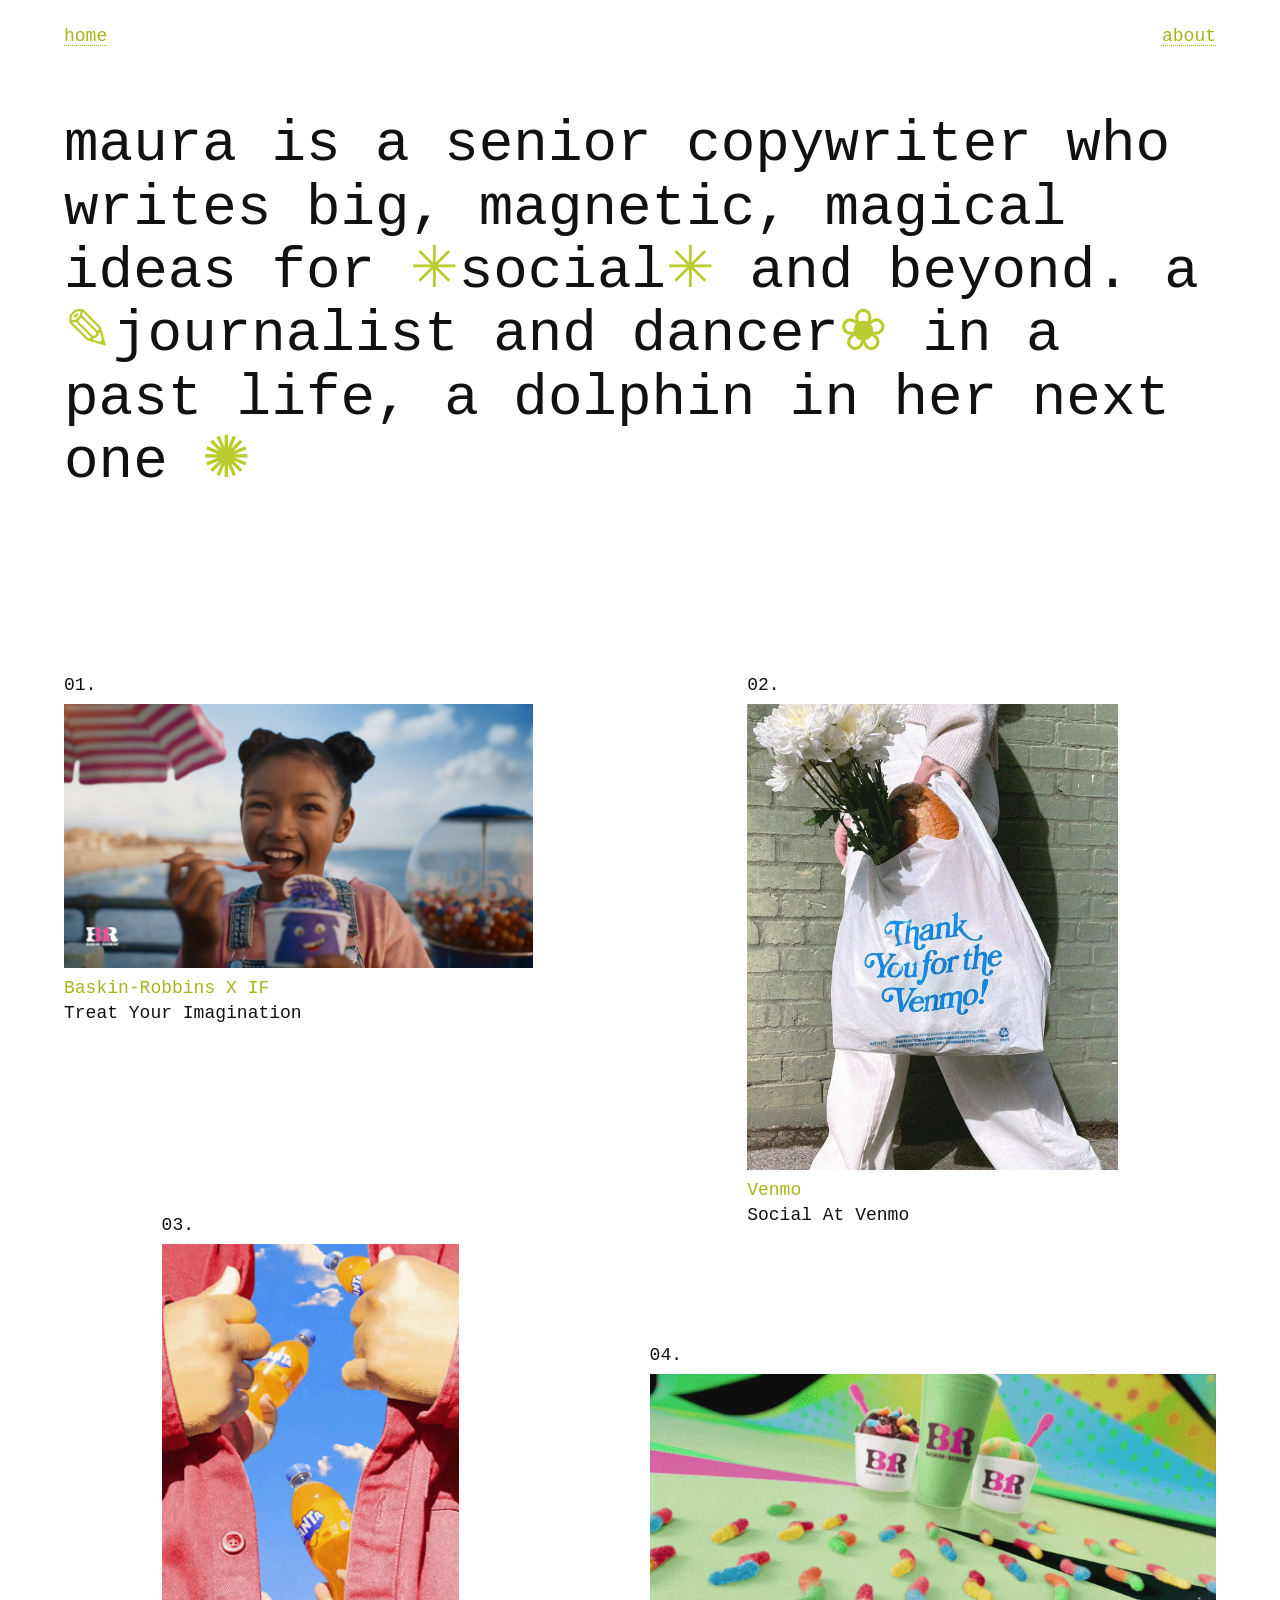
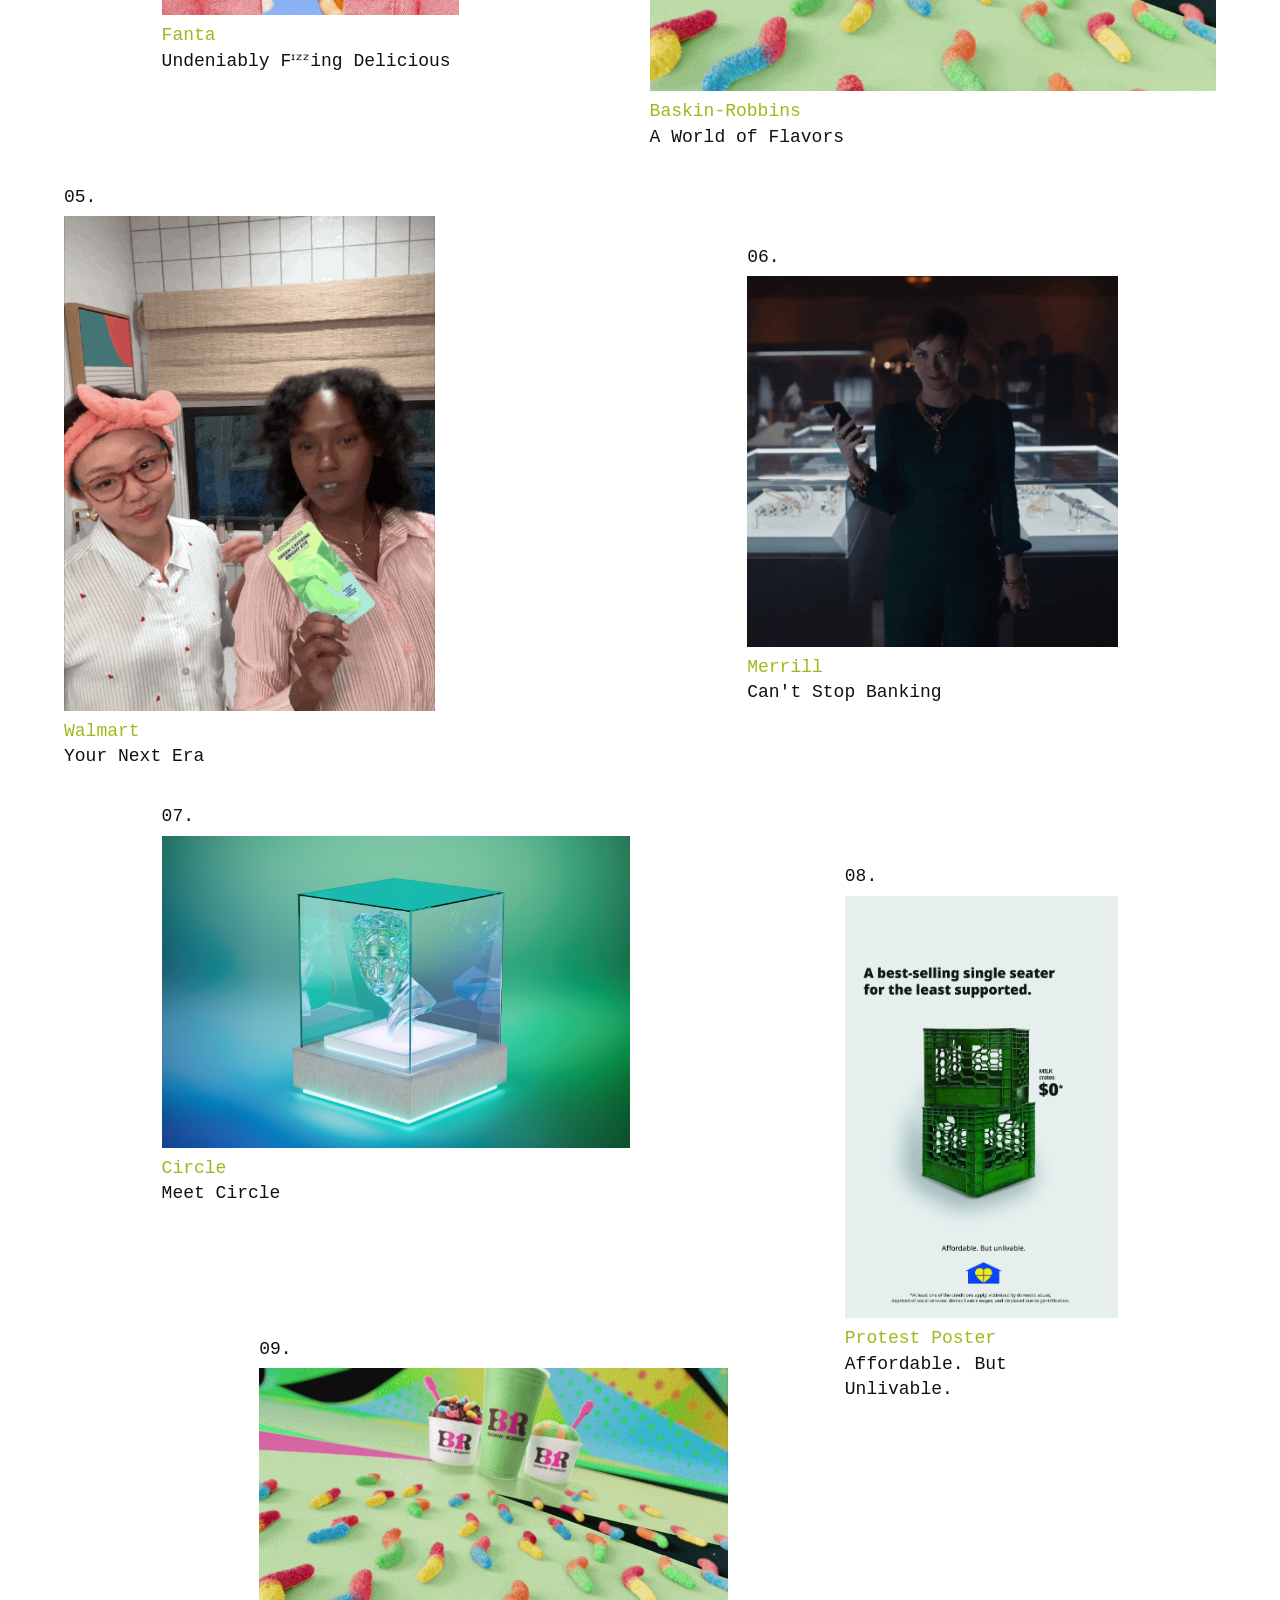
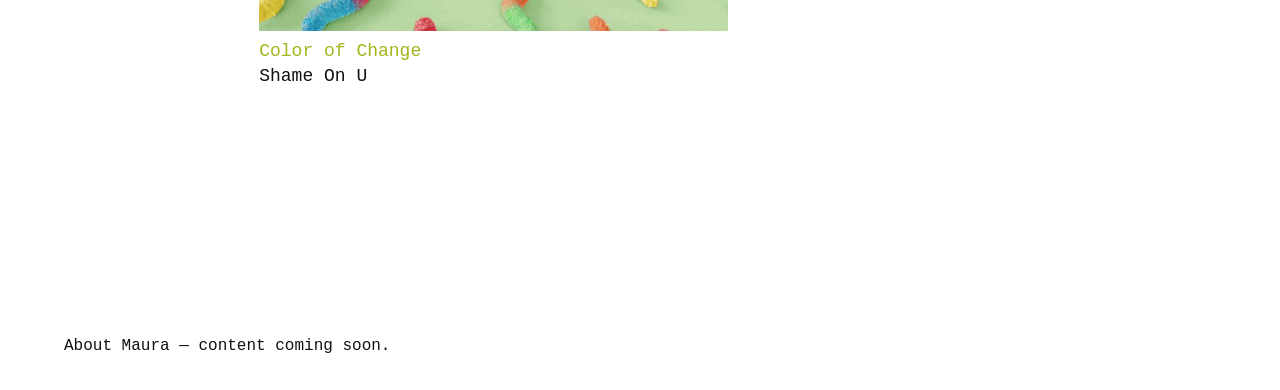
<file: index original.html>
<!doctype html>

<html>
  <head>
    <meta charset="utf-8" />
    <meta http-equiv="X-UA-Compatible" content="IE=edge" />
    <title></title>
    <meta name="description" content="" />
    <meta name="viewport" content="width=device-width, initial-scale=1" />
    <link rel="stylesheet" href="css/styles.css" />
  </head>
  <body data-page="home">
    <header class="site-header">
      <a href="index.html">home</a><a href="#about">about</a>
    </header>
    <main>
      <section class="intro">
        <h1 class="interactive-text">
          maura is a senior copywriter who writes big, magnetic, magical ideas
          for <span class="accent">✳</span>social<span class="accent">✳</span>
          and beyond. a <span class="accent">✎</span>journalist and <u>dancer</u
          ><span class="accent">❀</span> in a past life, a dolphin in her next
          one <span class="accent">✺</span>
        </h1>
      </section>
      <section
        id="projects"
        class="project-grid"
        aria-label="Selected work"
      ></section>
      <section id="about" class="about">
        <p>About Maura — content coming soon.</p>
      </section>
    </main>
    <script src="js/data.js"></script>
    <script src="js/site.js"></script>
  </body>
</html>
</file>
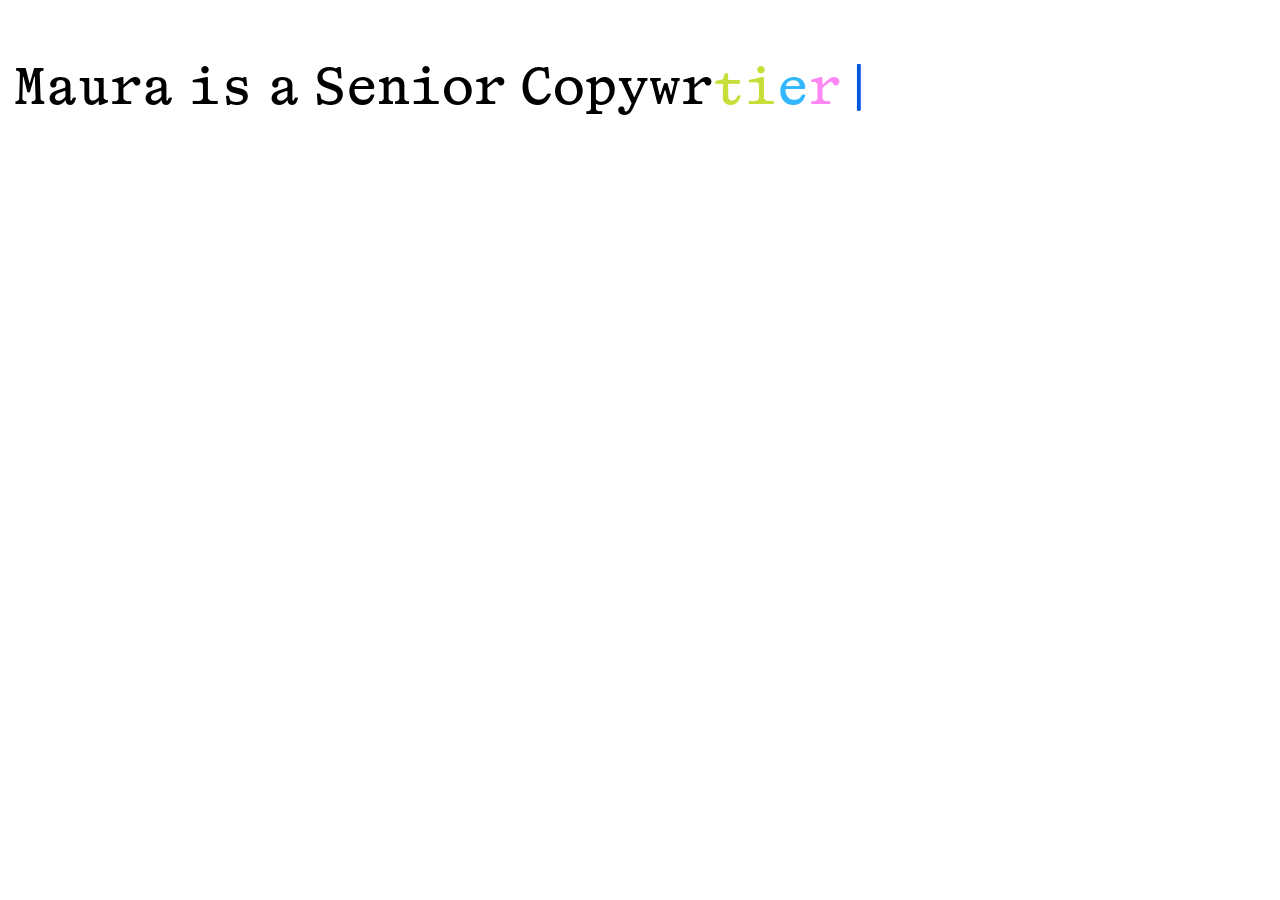
<file: index-2.html>
<!DOCTYPE html>
<html>
<head>
<style>
  @font-face {
    font-family: 'Timezone';
    src: url('./HALTimezoneMonoUnlicensed-Regular.otf') format('opentype');
    font-weight: 400;
    font-style: normal;
  }

  @font-face {
    font-family: 'Timezone';
    src: url('./HALTimezoneMonoUnlicensed-Regular.otf') format('opentype');
    font-weight: 400;
    font-style: normal;
  }

  body {
    margin: 0;
  }

  #demo {
    font-family: 'Timezone', sans-serif;
    font-size: 52.837px;
    font-style: normal;
    font-weight: 400;
    line-height: 123%;
    width: 1252px;

    position: absolute;
    left: 50%;
    transform: translateX(-50%);
  }

  .letter {
    display: inline-block;
    font-family: 'Timezone', sans-serif;
  }

  .letter.active {
    font-family: 'Timezone', cursive;
  }

  .space {
    display: inline-block;
    width: 0.28em;
  }

  .cursor {
  display: inline-block;
  margin-left: 2px;

  /* CHANGE THIS to whatever constant color you want */
  color: #0058DD;

  animation: blink 0.8s steps(1) infinite;
}

@keyframes blink {
  0%, 50% {
    opacity: 1;
  }

  51%, 100% {
    opacity: 0;
  }
}

  @keyframes blink {
    0%, 50% {
      opacity: 1;
    }

    51%, 100% {
      opacity: 0;
    }
  }

  @keyframes cursorColors {
    0% {
      color: #E8ED1A;
    }

    16% {
      color: #F43F25;
    }

    32% {
      color: #C7DD38;
    }

    48% {
      color: #0058DD;
    }

    64% {
      color: #32B7FF;
    }

    80% {
      color: #FF87F4;
    }

    100% {
      /* color: #E8ED1A; */
    }
  }
</style>
</head>

<body>

<p id="demo">
  <span id="cursor" class="cursor">|</span>
</p>

<script>

  /* =========================================================
     CONTROL PANEL
  ========================================================= */

  // MASTER TYPING SPEED
  // 1 = normal
  // 0.5 = faster
  // 2 = slower
  const typingSpeed = 0.3;


  // NORMAL LETTER SPEED
  const LETTER_DELAY_MIN = 35;
  const LETTER_DELAY_RANDOM = 20;


  // EXTRA DELAY AFTER SPACES
  const SPACE_DELAY_MIN = 20;
  const SPACE_DELAY_RANDOM = 100;


  // EXTRA DELAY AFTER PUNCTUATION
  const PUNCTUATION_DELAY_MIN = 180;
  const PUNCTUATION_DELAY_RANDOM = 300;


  // RANDOM HESITATION
  // 0.03 = 3% chance per character
  const HESITATION_CHANCE = 0.03;

  const HESITATION_DELAY_MIN = 150;
  const HESITATION_DELAY_RANDOM = 300;


  // BACKSPACE SPEED
  const DELETE_DELAY_MIN = 25;
  const DELETE_DELAY_RANDOM = 40;


  // HOW LONG BEFORE TYPO IS NOTICED
  const TYPO_NOTICE_DELAY_MIN = 300;
  const TYPO_NOTICE_DELAY_RANDOM = 600;


  // PAUSE AFTER DELETING TYPO
  const TYPO_RETYPE_DELAY_MIN = 100;
  const TYPO_RETYPE_DELAY_RANDOM = 150;


  // PAUSE BEFORE TYPING STARTS
  const START_DELAY = 700;


  // CUSTOM THINKING PAUSES
  const THINKING_PAUSE_1 = 800;
  const THINKING_PAUSE_2 = 600;
  const THINKING_PAUSE_3 = 900;


  // HOVER SYMBOL CHANCE
  // 0.25 = 25%
  const SYMBOL_CHANCE = 0.25;


  // HOW LONG HOVER EFFECT STAYS
  const HOVER_ACTIVE_DURATION = 700;


  // HOVER TRAIL SPEED
  const TRAIL_CURRENT = 0;
  const TRAIL_PREV_1 = 120;
  const TRAIL_PREV_2 = 240;
  const TRAIL_PREV_3 = 360;
  const TRAIL_NEXT_1 = 160;


  // =========================================================
  // TYPING COLOR TRAIL
  // =========================================================

  // Number of newest letters that stay colored
  const TYPING_COLOR_TRAIL = 4;

  // How quickly old letters return to black
  // Higher = slower trail
  const TYPING_COLOR_RESET_DELAY = 120;

  /* =========================================================
     ELEMENTS
  ========================================================= */

  const demo = document.getElementById('demo');
  const cursor = document.getElementById('cursor');


  /* =========================================================
     COLORS + SYMBOLS
  ========================================================= */

  const colors = [
    '#F43F25',
    '#C7DD38',
    '#32B7FF',
    '#FF87F4' ];


  const symbols = [
    '&',
    '*',
    '$',
    '!',
    '#',
    '%',
    '+',
    '@'
    // '⋆',
    // '˚',
    // '꩜',
    // '｡',
    // '☁︎',
    // '♥︎',
    // 'ʚɞ',
    // 'ꨄ︎',
    // '✿',
    // 'ৎ',
    // '𑣲'
  ];

  const specialCharacters = {
//   '⋆': '#F43F25',
//   '˚': '#F43F25',
//   '✎': '#C7DD38',
//   '❀': '#32B7FF',
//   '✺': '#FF87F4',
//   '✶': '#0058DD'

};

  /* =========================================================
     HELPERS
  ========================================================= */

  function randomColor() {
    return colors[
      Math.floor(Math.random() * colors.length)
    ];
  }

  function randomSymbol() {
    return symbols[
      Math.floor(Math.random() * symbols.length)
    ];
  }

  function sleep(ms) {
    return new Promise(resolve =>
      setTimeout(resolve, ms * typingSpeed)
    );
  }


  /* =========================================================
     HUMAN TYPING DELAY
  ========================================================= */

  function getRandomTypingDelay(character) {

    let delay =
      LETTER_DELAY_MIN +
      Math.random() * LETTER_DELAY_RANDOM;

    // spaces
    if (character === ' ') {
      delay +=
        SPACE_DELAY_MIN +
        Math.random() * SPACE_DELAY_RANDOM;
    }

    // punctuation
    if (/[,.!?]/.test(character)) {
      delay +=
        PUNCTUATION_DELAY_MIN +
        Math.random() * PUNCTUATION_DELAY_RANDOM;
    }

    // random hesitation
    if (Math.random() < HESITATION_CHANCE) {
      delay +=
        HESITATION_DELAY_MIN +
        Math.random() * HESITATION_DELAY_RANDOM;
    }

    return delay;
  }


  /* =========================================================
     HOVER EFFECT
  ========================================================= */

  function activateLetter(letter, delay = 0) {
    if (!letter) return;

    // Prevent the same letter from constantly changing
    // while the effect is still active
    if (letter.dataset.busy === 'true') return;

    letter.dataset.busy = 'true';

    setTimeout(() => {

      const originalCharacter =
        letter.dataset.original;

      const temporaryColor =
        randomColor();

      let temporaryCharacter =
        originalCharacter;

      // Sometimes change character into a symbol
      if (Math.random() < SYMBOL_CHANCE) {
        temporaryCharacter = randomSymbol();
      }

      letter.classList.add('active');

      letter.style.color =
        temporaryColor;

      letter.textContent =
        temporaryCharacter;


      // Return to original letter + original color
      setTimeout(() => {

        letter.textContent =
          originalCharacter;

        letter.style.color =
          letter.dataset.baseColor;

        letter.classList.remove('active');

        letter.dataset.busy = 'false';

      }, HOVER_ACTIVE_DURATION);

    }, delay);
  }


  /* =========================================================
     HOVER TRAIL
  ========================================================= */

  function createTrail(letter) {

    const letters =
      Array.from(
        document.querySelectorAll('.letter')
      );

    const index =
      letters.indexOf(letter);


    // hovered letter
    activateLetter(
      letter,
      TRAIL_CURRENT
    );


    // letters behind cursor

    if (letters[index - 1]) {
      activateLetter(
        letters[index - 1],
        TRAIL_PREV_1
      );
    }

    if (letters[index - 2]) {
      activateLetter(
        letters[index - 2],
        TRAIL_PREV_2
      );
    }

    if (letters[index - 3]) {
      activateLetter(
        letters[index - 3],
        TRAIL_PREV_3
      );
    }


    // one letter ahead

    if (letters[index + 1]) {
      activateLetter(
        letters[index + 1],
        TRAIL_NEXT_1
      );
    }
  }


  /* =========================================================
     CREATE LETTER
  ========================================================= */

  function createCharacter(character) {

    const span = document.createElement('span');

    if (character === ' ') {

    span.className = 'space';
    span.innerHTML = '&nbsp;';

    } else {

    span.className = 'letter';

    span.dataset.original = character;
    span.dataset.busy = 'false';

    span.textContent = character;

    // default = black
    let baseColor = 'black';

    // only special characters get color
    if (specialCharacters[character]) {
        baseColor = specialCharacters[character];
    }

    span.style.color = baseColor;
    span.dataset.baseColor = baseColor;

    span.addEventListener('mouseenter', () => {
        createTrail(span);
    });
    }

    demo.insertBefore(span, cursor);

    return span;
}


  /* =========================================================
     DELETE LAST CHARACTER
  ========================================================= */

  function deleteLastCharacter() {

    const previous =
      cursor.previousElementSibling;

    if (previous) {
      previous.remove();
    }
  }

  // ///////////new function

  function updateTypingColorTrail() {

const letters = Array.from(
  document.querySelectorAll('.letter')
);

// newest letters
const newestLetters = letters.slice(-TYPING_COLOR_TRAIL);

// everything BEFORE the newest letters
const oldLetters = letters.slice(0, -TYPING_COLOR_TRAIL);

// old letters return to black
oldLetters.forEach((letter, index) => {

  setTimeout(() => {

    // Don't interfere with hover effect
    if (letter.dataset.busy !== 'true') {
      letter.style.color = 'black';
      letter.dataset.baseColor = 'black';
    }

  }, index * 5);

});


// newest 3–4 letters are colored
newestLetters.forEach(letter => {

  if (letter.dataset.busy !== 'true') {

    const color = randomColor();

    letter.style.color = color;
    letter.dataset.baseColor = color;

  }

});
}


  /* =========================================================
     TYPE TEXT
  ========================================================= */

  async function typeCharacters(text) {

for (const character of text) {

  createCharacter(character);

  // Update moving color trail
  updateTypingColorTrail();

  await sleep(
    getRandomTypingDelay(character)
  );
}
}

// //////////////// turn text black
function finishTypingColors() {

const letters = document.querySelectorAll('.letter');

letters.forEach((letter, index) => {

  setTimeout(() => {

    letter.style.color = 'black';
    letter.dataset.baseColor = 'black';

  }, index * 8);

});
}


  /* =========================================================
     DELETE TEXT
  ========================================================= */

  async function deleteCharacters(amount) {

    for (
      let i = 0;
      i < amount;
      i++
    ) {

      deleteLastCharacter();

      await sleep(
        DELETE_DELAY_MIN +
        Math.random() *
        DELETE_DELAY_RANDOM
      );
    }
  }


  /* =========================================================
     TYPO FUNCTION
  ========================================================= */

  async function typo(
    correct,
    typoVersion
  ) {

    // Type incorrect version
    await typeCharacters(
      typoVersion
    );


    // Pause before noticing mistake
    await sleep(
      TYPO_NOTICE_DELAY_MIN +
      Math.random() *
      TYPO_NOTICE_DELAY_RANDOM
    );


    // Delete incorrect word
    await deleteCharacters(
      typoVersion.length
    );


    // Pause before retyping
    await sleep(
      TYPO_RETYPE_DELAY_MIN +
      Math.random() *
      TYPO_RETYPE_DELAY_RANDOM
    );


    // Type correct version
    await typeCharacters(
      correct
    );
  }


  /* =========================================================
     FULL HUMAN TYPING SEQUENCE
  ========================================================= */

  async function humanType() {

// Initial pause
await sleep(
  START_DELAY
);

await typeCharacters(
  'Maura is a Senior '
);

// TYPO #1
await typo(
  'Copywriter',
  'Copywrtier'
);

await typeCharacters(
  ' who digs '
);

await typeCharacters(
  '⋆˚sticky words⋆'
);

await sleep(
  THINKING_PAUSE_1
);

await typeCharacters(
  ', was a '
);

// TYPO #2
await typo(
  '✎journalist',
  '✎journlaist'
);

await typeCharacters(
  ' & dancer❀ in a past life,'
);

await sleep(
  THINKING_PAUSE_2
);

await typeCharacters(
  ' and is a Gemini who '
);

await sleep(
  THINKING_PAUSE_3
);

await typeCharacters(
  '✺can’t stop tinkering✶'
);

// tiny pause after final character
await sleep(250);

// turn everything black
finishTypingColors();
}

  /* =========================================================
     START
  ========================================================= */

  window.addEventListener(
    'load',
    humanType
  );

</script>

</body>
</html>
</file>
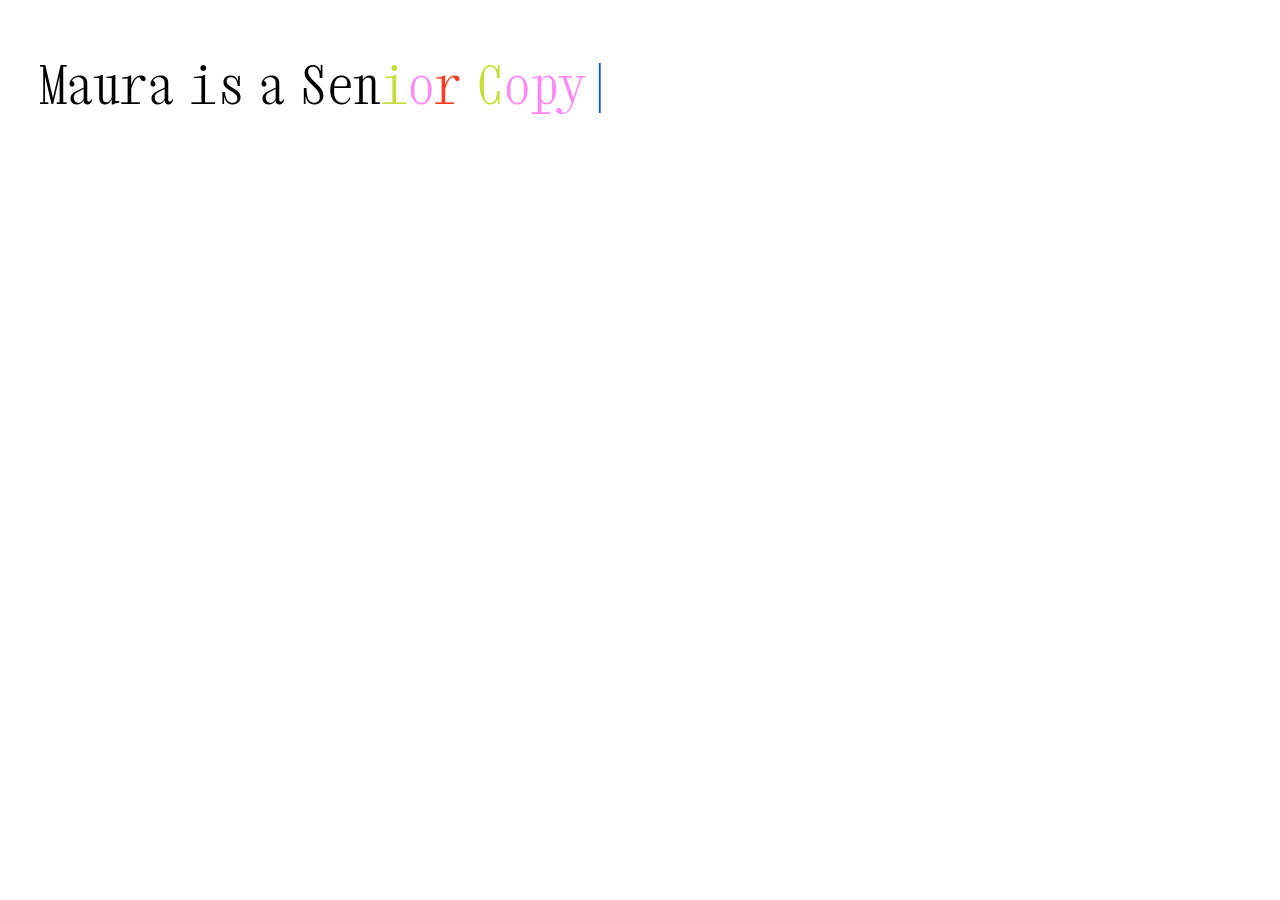
<file: index-3.html>
<!DOCTYPE html>
<html>
<head>

  <link rel="preconnect" href="https://fonts.googleapis.com">
  <link rel="preconnect" href="https://fonts.gstatic.com" crossorigin>
  <link href="https://fonts.googleapis.com/css2?family=Xanh+Mono:ital@0;1&display=swap" rel="stylesheet">
<style>
  @font-face {
    font-family: 'Timezone';
    src: url('./HALTimezoneMonoUnlicensed-Regular.otf') format('opentype');
    font-weight: 400;
    font-style: normal;
  }

  @font-face {
    font-family: 'Timezone';
    src: url('./HALTimezoneMonoUnlicensed-Regular.otf') format('opentype');
    font-weight: 400;
    font-style: normal;
  }

  body {
    margin: 0;
  }

  #demo {
    font-family: "Xanh Mono", monospace;
    font-weight: 400;
    font-style: normal;
    font-size: 52.837px;
    font-weight: 400;
    line-height: 123%;
    width: 1200px;

    position: absolute;
    left: 50%;
    transform: translateX(-50%);
  }

  .letter {
    display: inline-block;
    font-family: "Xanh Mono", monospace;
    

  /* makes the movement smooth */
  transition: transform 0.18s ease;
  }

  .letter.active {
    animation: letterJump 0.45s ease;
}

@keyframes letterJump {
  0% {
    transform: translateY(0);
  }

  40% {
    transform: translateY(-8px);
  }

  70% {
    transform: translateY(2px);
  }

  100% {
    transform: translateY(0);
  }
  }

  .space {
    display: inline-block;
    width: 0.28em;
  }

  .cursor {
  display: inline-block;
  margin-left: 2px;

  /* CHANGE THIS to whatever constant color you want */
  color: #0058DD;

  animation: blink 0.8s steps(1) infinite;
}

@keyframes blink {
  0%, 50% {
    opacity: 1;
  }

  51%, 100% {
    opacity: 0;
  }
}

  @keyframes blink {
    0%, 50% {
      opacity: 1;
    }

    51%, 100% {
      opacity: 0;
    }
  }

  @keyframes cursorColors {
    0% {
      color: #E8ED1A;
    }

    16% {
      color: #F43F25;
    }

    32% {
      color: #C7DD38;
    }

    48% {
      color: #0058DD;
    }

    64% {
      color: #32B7FF;
    }

    80% {
      color: #FF87F4;
    }

    100% {
      /* color: #E8ED1A; */
    }
  }
</style>
</head>

<body>

<p id="demo">
  <span id="cursor" class="cursor">|</span>
</p>

<script>

  /* =========================================================
     CONTROL PANEL
  ========================================================= */

  // MASTER TYPING SPEED
  // 1 = normal
  // 0.5 = faster
  // 2 = slower
  const typingSpeed = 0.3;


  // NORMAL LETTER SPEED
  const LETTER_DELAY_MIN = 35;
  const LETTER_DELAY_RANDOM = 20;


  // EXTRA DELAY AFTER SPACES
  const SPACE_DELAY_MIN = 20;
  const SPACE_DELAY_RANDOM = 100;


  // EXTRA DELAY AFTER PUNCTUATION
  const PUNCTUATION_DELAY_MIN = 180;
  const PUNCTUATION_DELAY_RANDOM = 300;


  // RANDOM HESITATION
  // 0.03 = 3% chance per character
  const HESITATION_CHANCE = 0.03;

  const HESITATION_DELAY_MIN = 150;
  const HESITATION_DELAY_RANDOM = 300;


  // BACKSPACE SPEED
  const DELETE_DELAY_MIN = 25;
  const DELETE_DELAY_RANDOM = 40;


  // HOW LONG BEFORE TYPO IS NOTICED
  const TYPO_NOTICE_DELAY_MIN = 300;
  const TYPO_NOTICE_DELAY_RANDOM = 600;


  // PAUSE AFTER DELETING TYPO
  const TYPO_RETYPE_DELAY_MIN = 100;
  const TYPO_RETYPE_DELAY_RANDOM = 150;


  // PAUSE BEFORE TYPING STARTS
  const START_DELAY = 700;


  // CUSTOM THINKING PAUSES
  const THINKING_PAUSE_1 = 800;
  const THINKING_PAUSE_2 = 600;
  const THINKING_PAUSE_3 = 900;


  // HOVER SYMBOL CHANCE
  // 0.25 = 25%
  const SYMBOL_CHANCE = 0.25;


  // HOW LONG HOVER EFFECT STAYS
  const HOVER_ACTIVE_DURATION = 700;


  // HOVER TRAIL SPEED
  const TRAIL_CURRENT = 0;
  const TRAIL_PREV_1 = 120;
  const TRAIL_PREV_2 = 240;
  const TRAIL_PREV_3 = 360;
  const TRAIL_NEXT_1 = 160;


  // =========================================================
  // TYPING COLOR TRAIL
  // =========================================================

  // Number of newest letters that stay colored
  const TYPING_COLOR_TRAIL = 4;

  // How quickly old letters return to black
  // Higher = slower trail
  const TYPING_COLOR_RESET_DELAY = 120;

  /* =========================================================
     ELEMENTS
  ========================================================= */

  const demo = document.getElementById('demo');
  const cursor = document.getElementById('cursor');


  /* =========================================================
     COLORS + SYMBOLS
  ========================================================= */

  const colors = [
    '#F43F25',
    '#C7DD38',
    '#32B7FF',
    '#FF87F4' ];


  const symbols = [
    '&',
    '*',
    '$',
    '!',
    '#',
    '%',
    '+',
    '@'
    // '⋆',
    // '˚',
    // '꩜',
    // '｡',
    // '☁︎',
    // '♥︎',
    // 'ʚɞ',
    // 'ꨄ︎',
    // '✿',
    // 'ৎ',
    // '𑣲'
  ];

  const specialCharacters = {
//   '⋆': '#F43F25',
//   '˚': '#F43F25',
//   '✎': '#C7DD38',
//   '❀': '#32B7FF',
//   '✺': '#FF87F4',
//   '✶': '#0058DD'

};

  /* =========================================================
     HELPERS
  ========================================================= */

  function randomColor() {
    return colors[
      Math.floor(Math.random() * colors.length)
    ];
  }

  function randomSymbol() {
    return symbols[
      Math.floor(Math.random() * symbols.length)
    ];
  }

  function sleep(ms) {
    return new Promise(resolve =>
      setTimeout(resolve, ms * typingSpeed)
    );
  }


  /* =========================================================
     HUMAN TYPING DELAY
  ========================================================= */

  function getRandomTypingDelay(character) {

    let delay =
      LETTER_DELAY_MIN +
      Math.random() * LETTER_DELAY_RANDOM;

    // spaces
    if (character === ' ') {
      delay +=
        SPACE_DELAY_MIN +
        Math.random() * SPACE_DELAY_RANDOM;
    }

    // punctuation
    if (/[,.!?]/.test(character)) {
      delay +=
        PUNCTUATION_DELAY_MIN +
        Math.random() * PUNCTUATION_DELAY_RANDOM;
    }

    // random hesitation
    if (Math.random() < HESITATION_CHANCE) {
      delay +=
        HESITATION_DELAY_MIN +
        Math.random() * HESITATION_DELAY_RANDOM;
    }

    return delay;
  }


  /* =========================================================
     HOVER EFFECT
  ========================================================= */

  function activateLetter(letter, delay = 0) {
    if (!letter) return;

    // Prevent the same letter from constantly changing
    // while the effect is still active
    if (letter.dataset.busy === 'true') return;

    letter.dataset.busy = 'true';

    setTimeout(() => {

      const originalCharacter =
        letter.dataset.original;

      const temporaryColor =
        randomColor();

      let temporaryCharacter =
        originalCharacter;

      // Sometimes change character into a symbol
      if (Math.random() < SYMBOL_CHANCE) {
        temporaryCharacter = randomSymbol();
      }

      letter.classList.add('active');

      letter.style.color =
        temporaryColor;

      letter.textContent =
        temporaryCharacter;


      // Return to original letter + original color
      setTimeout(() => {

        letter.textContent =
          originalCharacter;

        letter.style.color =
          letter.dataset.baseColor;

        letter.classList.remove('active');

        letter.dataset.busy = 'false';

      }, HOVER_ACTIVE_DURATION);

    }, delay);
  }


  /* =========================================================
     HOVER TRAIL
  ========================================================= */

  function createTrail(letter) {

    const letters =
      Array.from(
        document.querySelectorAll('.letter')
      );

    const index =
      letters.indexOf(letter);


    // hovered letter
    activateLetter(
      letter,
      TRAIL_CURRENT
    );


    // letters behind cursor

    if (letters[index - 1]) {
      activateLetter(
        letters[index - 1],
        TRAIL_PREV_1
      );
    }

    if (letters[index - 2]) {
      activateLetter(
        letters[index - 2],
        TRAIL_PREV_2
      );
    }

    if (letters[index - 3]) {
      activateLetter(
        letters[index - 3],
        TRAIL_PREV_3
      );
    }


    // one letter ahead

    if (letters[index + 1]) {
      activateLetter(
        letters[index + 1],
        TRAIL_NEXT_1
      );
    }
  }


  /* =========================================================
     CREATE LETTER
  ========================================================= */

  function createCharacter(character) {

    const span = document.createElement('span');

    if (character === ' ') {

    span.className = 'space';
    span.innerHTML = '&nbsp;';

    } else {

    span.className = 'letter';

    span.dataset.original = character;
    span.dataset.busy = 'false';

    span.textContent = character;

    // default = black
    let baseColor = 'black';

    // only special characters get color
    if (specialCharacters[character]) {
        baseColor = specialCharacters[character];
    }

    span.style.color = baseColor;
    span.dataset.baseColor = baseColor;

    span.addEventListener('mouseenter', () => {
        createTrail(span);
    });
    }

    demo.insertBefore(span, cursor);

    return span;
}


  /* =========================================================
     DELETE LAST CHARACTER
  ========================================================= */

  function deleteLastCharacter() {

    const previous =
      cursor.previousElementSibling;

    if (previous) {
      previous.remove();
    }
  }

  // ///////////new function

  function updateTypingColorTrail() {

const letters = Array.from(
  document.querySelectorAll('.letter')
);

// newest letters
const newestLetters = letters.slice(-TYPING_COLOR_TRAIL);

// everything BEFORE the newest letters
const oldLetters = letters.slice(0, -TYPING_COLOR_TRAIL);

// old letters return to black
oldLetters.forEach((letter, index) => {

  setTimeout(() => {

    // Don't interfere with hover effect
    if (letter.dataset.busy !== 'true') {
      letter.style.color = 'black';
      letter.dataset.baseColor = 'black';
    }

  }, index * 5);

});


// newest 3–4 letters are colored
newestLetters.forEach(letter => {

  if (letter.dataset.busy !== 'true') {

    const color = randomColor();

    letter.style.color = color;
    letter.dataset.baseColor = color;

  }

});
}


  /* =========================================================
     TYPE TEXT
  ========================================================= */

  async function typeCharacters(text) {

for (const character of text) {

  createCharacter(character);

  // Update moving color trail
  updateTypingColorTrail();

  await sleep(
    getRandomTypingDelay(character)
  );
}
}

// //////////////// turn text black
function finishTypingColors() {

const letters = document.querySelectorAll('.letter');

letters.forEach((letter, index) => {

  setTimeout(() => {

    letter.style.color = 'black';
    letter.dataset.baseColor = 'black';

  }, index * 8);

});
}


  /* =========================================================
     DELETE TEXT
  ========================================================= */

  async function deleteCharacters(amount) {

    for (
      let i = 0;
      i < amount;
      i++
    ) {

      deleteLastCharacter();

      await sleep(
        DELETE_DELAY_MIN +
        Math.random() *
        DELETE_DELAY_RANDOM
      );
    }
  }


  /* =========================================================
     TYPO FUNCTION
  ========================================================= */

  async function typo(
    correct,
    typoVersion
  ) {

    // Type incorrect version
    await typeCharacters(
      typoVersion
    );


    // Pause before noticing mistake
    await sleep(
      TYPO_NOTICE_DELAY_MIN +
      Math.random() *
      TYPO_NOTICE_DELAY_RANDOM
    );


    // Delete incorrect word
    await deleteCharacters(
      typoVersion.length
    );


    // Pause before retyping
    await sleep(
      TYPO_RETYPE_DELAY_MIN +
      Math.random() *
      TYPO_RETYPE_DELAY_RANDOM
    );


    // Type correct version
    await typeCharacters(
      correct
    );
  }


  /* =========================================================
     FULL HUMAN TYPING SEQUENCE
  ========================================================= */

  async function humanType() {

// Initial pause
await sleep(
  START_DELAY
);

await typeCharacters(
  'Maura is a Senior '
);

// TYPO #1
await typo(
  'Copywriter',
  'Copywrtier'
);

await typeCharacters(
  ' who writes big,'
);

await typeCharacters(
  ' magnetic, magical ideas for '
);

await sleep(
  THINKING_PAUSE_1
);

await typeCharacters(
  '⋆˚social⋆ and beyond. A '
);

// TYPO #2
await typo(
  '✎journalist',
  '✎journlist'
);

await typeCharacters(
  ' and dancer❀ in a past life,'
);

await sleep(
  THINKING_PAUSE_2
);

await typeCharacters(
  ' a dolphin'
);

await sleep(
  THINKING_PAUSE_3
);

await typeCharacters(
  ' in her next one ✺'
);

// tiny pause after final character
await sleep(250);

// turn everything black
finishTypingColors();
}

  /* =========================================================
     START
  ========================================================= */

  window.addEventListener(
    'load',
    humanType
  );

</script>

</body>
</html>
</file>
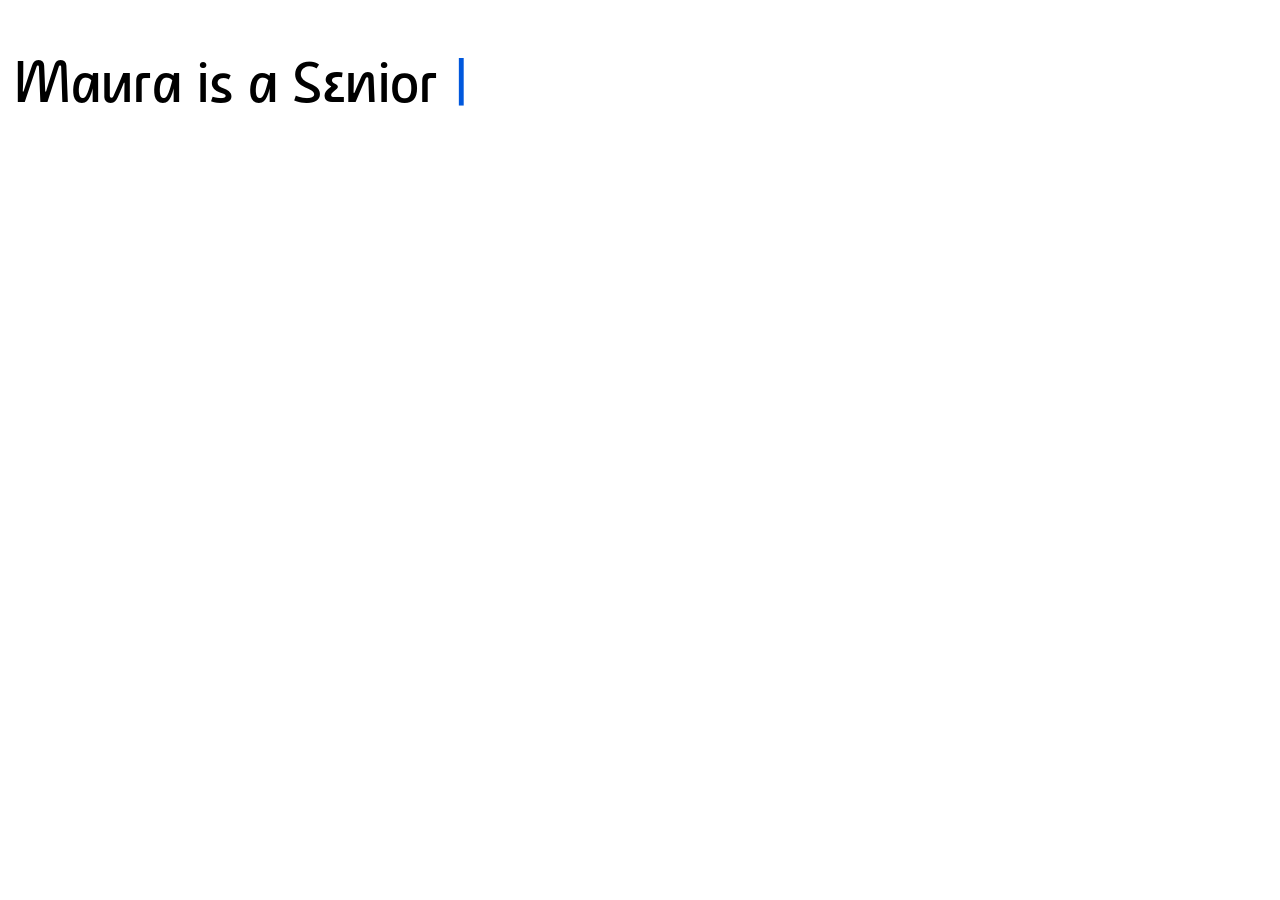
<file: index-4.html>
<!DOCTYPE html>
<html>
<head>
<style>
  @font-face {
    font-family: 'WeBenang';
    src: url('./WeBenangSans-Regular.otf') format('opentype');
    font-weight: 400;
    font-style: normal;
  }

  @font-face {
    font-family: 'WeBenangScript';
    src: url('./WeBenangScript-Regular.otf') format('opentype');
    font-weight: 400;
    font-style: normal;
  }

  body {
    margin: 0;
  }

  #demo {
    font-family: 'WeBenang', sans-serif;
    font-size: 52.837px;
    font-style: normal;
    font-weight: 400;
    line-height: 123%;
    width: 1252px;

    position: absolute;
    left: 50%;
    transform: translateX(-50%);
  }

  .letter {
    display: inline-block;
    font-family: 'WeBenang', sans-serif;
  }

  .letter.active {
    font-family: 'WeBenangScript', cursive;
  }

  .space {
    display: inline-block;
    width: 0.28em;
  }

  .cursor {
  display: inline-block;
  margin-left: 2px;

  /* CHANGE THIS to whatever constant color you want */
  color: #0058DD;

  animation: blink 0.8s steps(1) infinite;
}

@keyframes blink {
  0%, 50% {
    opacity: 1;
  }

  51%, 100% {
    opacity: 0;
  }
}

  @keyframes blink {
    0%, 50% {
      opacity: 1;
    }

    51%, 100% {
      opacity: 0;
    }
  }

  @keyframes cursorColors {
    0% {
      color: #E8ED1A;
    }

    16% {
      color: #F43F25;
    }

    32% {
      color: #C7DD38;
    }

    48% {
      color: #0058DD;
    }

    64% {
      color: #32B7FF;
    }

    80% {
      color: #FF87F4;
    }

    100% {
      /* color: #E8ED1A; */
    }
  }
</style>
</head>

<body>

<p id="demo">
  <span id="cursor" class="cursor">|</span>
</p>

<script>

  /* =========================================================
     CONTROL PANEL
  ========================================================= */

  // MASTER TYPING SPEED
  // 1 = normal
  // 0.5 = faster
  // 2 = slower
  const typingSpeed = 0.3;


  // NORMAL LETTER SPEED
  const LETTER_DELAY_MIN = 35;
  const LETTER_DELAY_RANDOM = 20;


  // EXTRA DELAY AFTER SPACES
  const SPACE_DELAY_MIN = 20;
  const SPACE_DELAY_RANDOM = 100;


  // EXTRA DELAY AFTER PUNCTUATION
  const PUNCTUATION_DELAY_MIN = 180;
  const PUNCTUATION_DELAY_RANDOM = 300;


  // RANDOM HESITATION
  // 0.03 = 3% chance per character
  const HESITATION_CHANCE = 0.03;

  const HESITATION_DELAY_MIN = 150;
  const HESITATION_DELAY_RANDOM = 300;


  // BACKSPACE SPEED
  const DELETE_DELAY_MIN = 25;
  const DELETE_DELAY_RANDOM = 40;


  // HOW LONG BEFORE TYPO IS NOTICED
  const TYPO_NOTICE_DELAY_MIN = 300;
  const TYPO_NOTICE_DELAY_RANDOM = 600;


  // PAUSE AFTER DELETING TYPO
  const TYPO_RETYPE_DELAY_MIN = 100;
  const TYPO_RETYPE_DELAY_RANDOM = 150;


  // PAUSE BEFORE TYPING STARTS
  const START_DELAY = 700;


  // CUSTOM THINKING PAUSES
  const THINKING_PAUSE_1 = 800;
  const THINKING_PAUSE_2 = 600;
  const THINKING_PAUSE_3 = 900;


  // HOVER SYMBOL CHANCE
  // 0.25 = 25%
  const SYMBOL_CHANCE = 0.25;


  // HOW LONG HOVER EFFECT STAYS
  const HOVER_ACTIVE_DURATION = 700;


  // HOVER TRAIL SPEED
  const TRAIL_CURRENT = 0;
  const TRAIL_PREV_1 = 120;
  const TRAIL_PREV_2 = 240;
  const TRAIL_PREV_3 = 360;
  const TRAIL_NEXT_1 = 160;


  /* =========================================================
     ELEMENTS
  ========================================================= */

  const demo = document.getElementById('demo');
  const cursor = document.getElementById('cursor');


  /* =========================================================
     COLORS + SYMBOLS
  ========================================================= */

  const colors = [
    '#F43F25',
    '#C7DD38',
    '#32B7FF',
    '#FF87F4' ];


  const symbols = [
    '&',
    '*',
    '$',
    '!',
    '#',
    '%',
    '+',
    '@'
    // '⋆',
    // '˚',
    // '꩜',
    // '｡',
    // '☁︎',
    // '♥︎',
    // 'ʚɞ',
    // 'ꨄ︎',
    // '✿',
    // 'ৎ',
    // '𑣲'
  ];

  const specialCharacters = {
  '⋆': '#F43F25',
  '˚': '#F43F25',
  '✎': '#C7DD38',
  '❀': '#32B7FF',
  '✺': '#FF87F4',
  '✶': '#0058DD'

};

  /* =========================================================
     HELPERS
  ========================================================= */

  function randomColor() {
    return colors[
      Math.floor(Math.random() * colors.length)
    ];
  }

  function randomSymbol() {
    return symbols[
      Math.floor(Math.random() * symbols.length)
    ];
  }

  function sleep(ms) {
    return new Promise(resolve =>
      setTimeout(resolve, ms * typingSpeed)
    );
  }


  /* =========================================================
     HUMAN TYPING DELAY
  ========================================================= */

  function getRandomTypingDelay(character) {

    let delay =
      LETTER_DELAY_MIN +
      Math.random() * LETTER_DELAY_RANDOM;

    // spaces
    if (character === ' ') {
      delay +=
        SPACE_DELAY_MIN +
        Math.random() * SPACE_DELAY_RANDOM;
    }

    // punctuation
    if (/[,.!?]/.test(character)) {
      delay +=
        PUNCTUATION_DELAY_MIN +
        Math.random() * PUNCTUATION_DELAY_RANDOM;
    }

    // random hesitation
    if (Math.random() < HESITATION_CHANCE) {
      delay +=
        HESITATION_DELAY_MIN +
        Math.random() * HESITATION_DELAY_RANDOM;
    }

    return delay;
  }


  /* =========================================================
     HOVER EFFECT
  ========================================================= */

  function activateLetter(letter, delay = 0) {
    if (!letter) return;

    // Prevent the same letter from constantly changing
    // while the effect is still active
    if (letter.dataset.busy === 'true') return;

    letter.dataset.busy = 'true';

    setTimeout(() => {

      const originalCharacter =
        letter.dataset.original;

      const temporaryColor =
        randomColor();

      let temporaryCharacter =
        originalCharacter;

      // Sometimes change character into a symbol
      if (Math.random() < SYMBOL_CHANCE) {
        temporaryCharacter = randomSymbol();
      }

      letter.classList.add('active');

      letter.style.color =
        temporaryColor;

      letter.textContent =
        temporaryCharacter;


      // Return to original letter + original color
      setTimeout(() => {

        letter.textContent =
          originalCharacter;

        letter.style.color =
          letter.dataset.baseColor;

        letter.classList.remove('active');

        letter.dataset.busy = 'false';

      }, HOVER_ACTIVE_DURATION);

    }, delay);
  }


  /* =========================================================
     HOVER TRAIL
  ========================================================= */

  function createTrail(letter) {

    const letters =
      Array.from(
        document.querySelectorAll('.letter')
      );

    const index =
      letters.indexOf(letter);


    // hovered letter
    activateLetter(
      letter,
      TRAIL_CURRENT
    );


    // letters behind cursor

    if (letters[index - 1]) {
      activateLetter(
        letters[index - 1],
        TRAIL_PREV_1
      );
    }

    if (letters[index - 2]) {
      activateLetter(
        letters[index - 2],
        TRAIL_PREV_2
      );
    }

    if (letters[index - 3]) {
      activateLetter(
        letters[index - 3],
        TRAIL_PREV_3
      );
    }


    // one letter ahead

    if (letters[index + 1]) {
      activateLetter(
        letters[index + 1],
        TRAIL_NEXT_1
      );
    }
  }


  /* =========================================================
     CREATE LETTER
  ========================================================= */

  function createCharacter(character) {

    const span = document.createElement('span');

    if (character === ' ') {

    span.className = 'space';
    span.innerHTML = '&nbsp;';

    } else {

    span.className = 'letter';

    span.dataset.original = character;
    span.dataset.busy = 'false';

    span.textContent = character;

    // default = black
    let baseColor = 'black';

    // only special characters get color
    if (specialCharacters[character]) {
        baseColor = specialCharacters[character];
    }

    span.style.color = baseColor;
    span.dataset.baseColor = baseColor;

    span.addEventListener('mouseenter', () => {
        createTrail(span);
    });
    }

    demo.insertBefore(span, cursor);

    return span;
}


  /* =========================================================
     DELETE LAST CHARACTER
  ========================================================= */

  function deleteLastCharacter() {

    const previous =
      cursor.previousElementSibling;

    if (previous) {
      previous.remove();
    }
  }


  /* =========================================================
     TYPE TEXT
  ========================================================= */

  async function typeCharacters(text) {

    for (const character of text) {

      createCharacter(character);

      await sleep(
        getRandomTypingDelay(character)
      );
    }
  }


  /* =========================================================
     DELETE TEXT
  ========================================================= */

  async function deleteCharacters(amount) {

    for (
      let i = 0;
      i < amount;
      i++
    ) {

      deleteLastCharacter();

      await sleep(
        DELETE_DELAY_MIN +
        Math.random() *
        DELETE_DELAY_RANDOM
      );
    }
  }


  /* =========================================================
     TYPO FUNCTION
  ========================================================= */

  async function typo(
    correct,
    typoVersion
  ) {

    // Type incorrect version
    await typeCharacters(
      typoVersion
    );


    // Pause before noticing mistake
    await sleep(
      TYPO_NOTICE_DELAY_MIN +
      Math.random() *
      TYPO_NOTICE_DELAY_RANDOM
    );


    // Delete incorrect word
    await deleteCharacters(
      typoVersion.length
    );


    // Pause before retyping
    await sleep(
      TYPO_RETYPE_DELAY_MIN +
      Math.random() *
      TYPO_RETYPE_DELAY_RANDOM
    );


    // Type correct version
    await typeCharacters(
      correct
    );
  }


  /* =========================================================
     FULL HUMAN TYPING SEQUENCE
  ========================================================= */

  async function humanType() {

    // Initial pause
    await sleep(
      START_DELAY
    );


    await typeCharacters(
      'Maura is a Senior '
    );


    // TYPO #1
    await typo(
      'Copywriter',
      'Copywrtier'
    );


    await typeCharacters(
      ' who digs '
    );


    await typeCharacters(
      '⋆˚sticky words⋆'
    );


    // Thinking pause
    await sleep(
      THINKING_PAUSE_1
    );


    await typeCharacters(
      ', was a '
    );


    // TYPO #2
    await typo(
      '✎journalist',
      '✎journlaist'
    );


    await typeCharacters(
      ' & dancer❀ in a past life,'
    );


    // Thinking pause
    await sleep(
      THINKING_PAUSE_2
    );


    await typeCharacters(
      ' and is a Gemini who '
    );


    // Thinking pause
    await sleep(
      THINKING_PAUSE_3
    );


    await typeCharacters(
      '✺can’t stop tinkering✶'
    );
  }


  /* =========================================================
     START
  ========================================================= */

  window.addEventListener(
    'load',
    humanType
  );

</script>

</body>
</html>
</file>
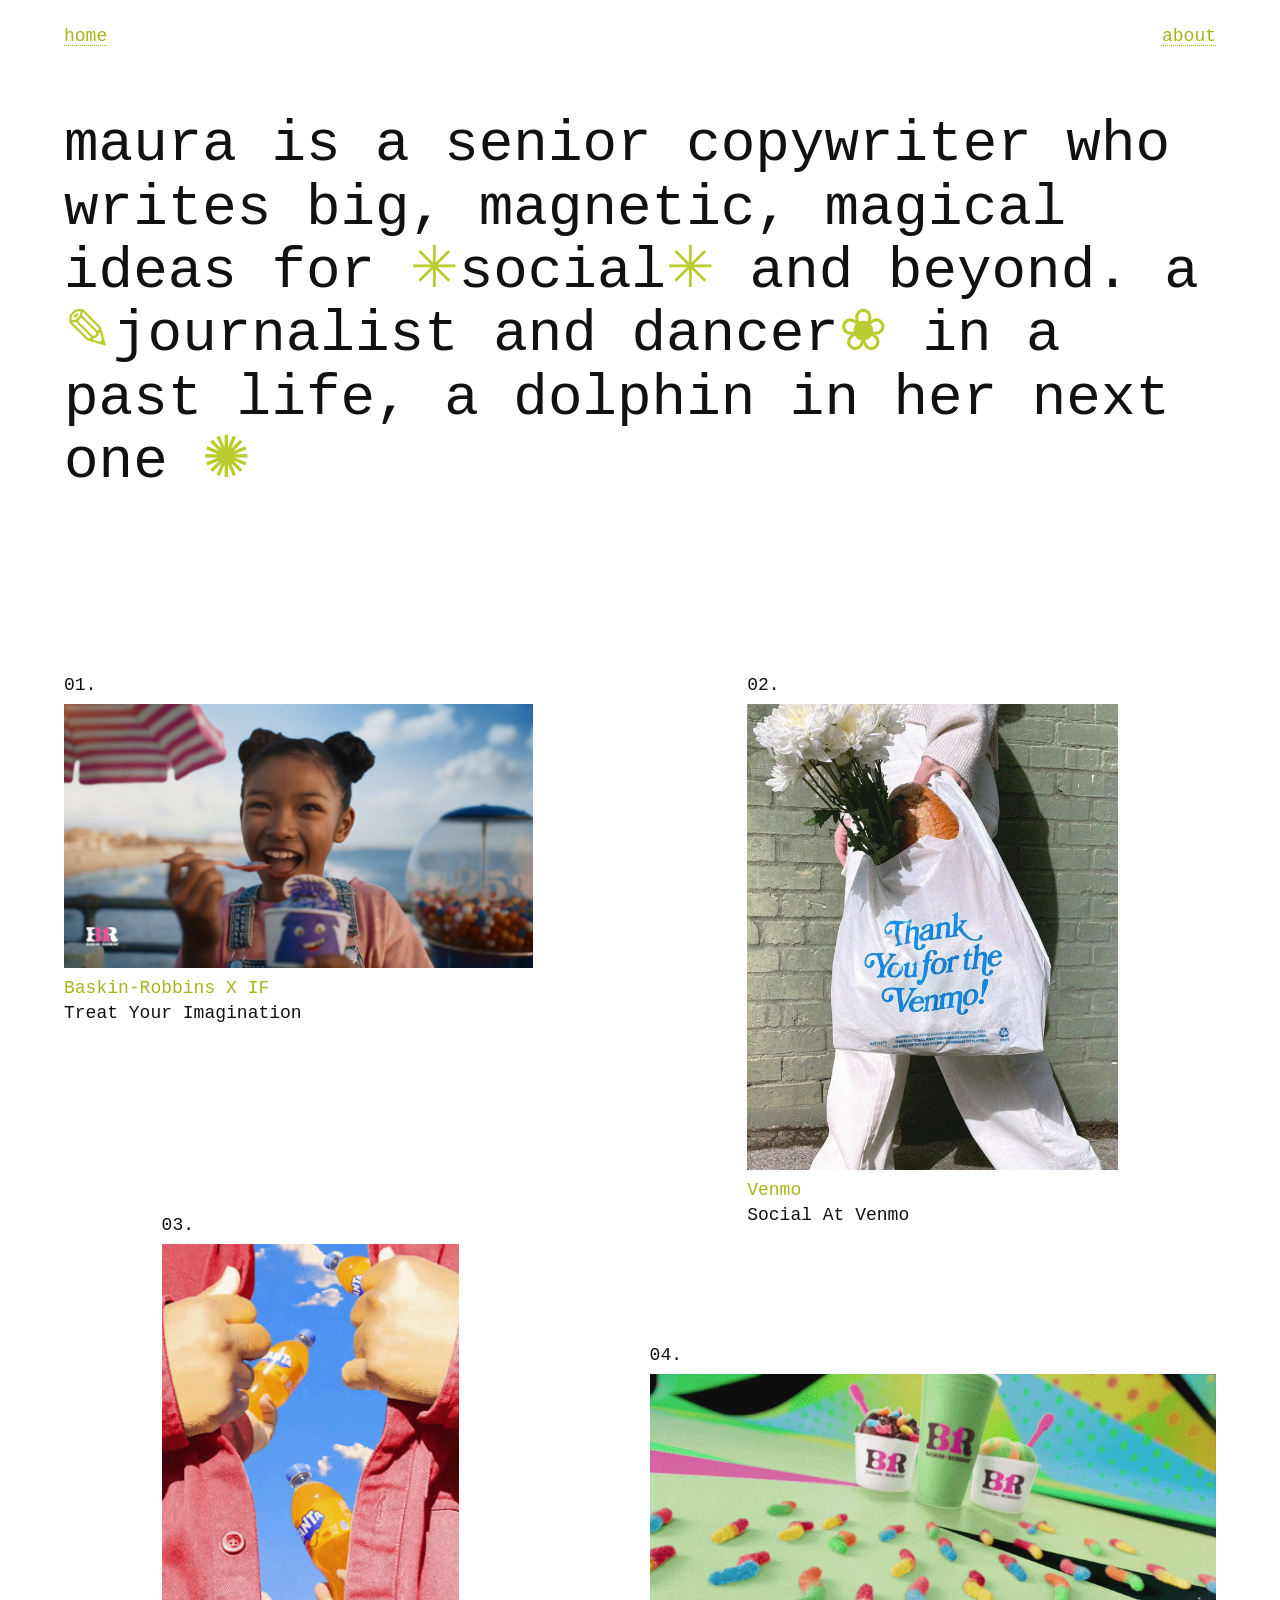
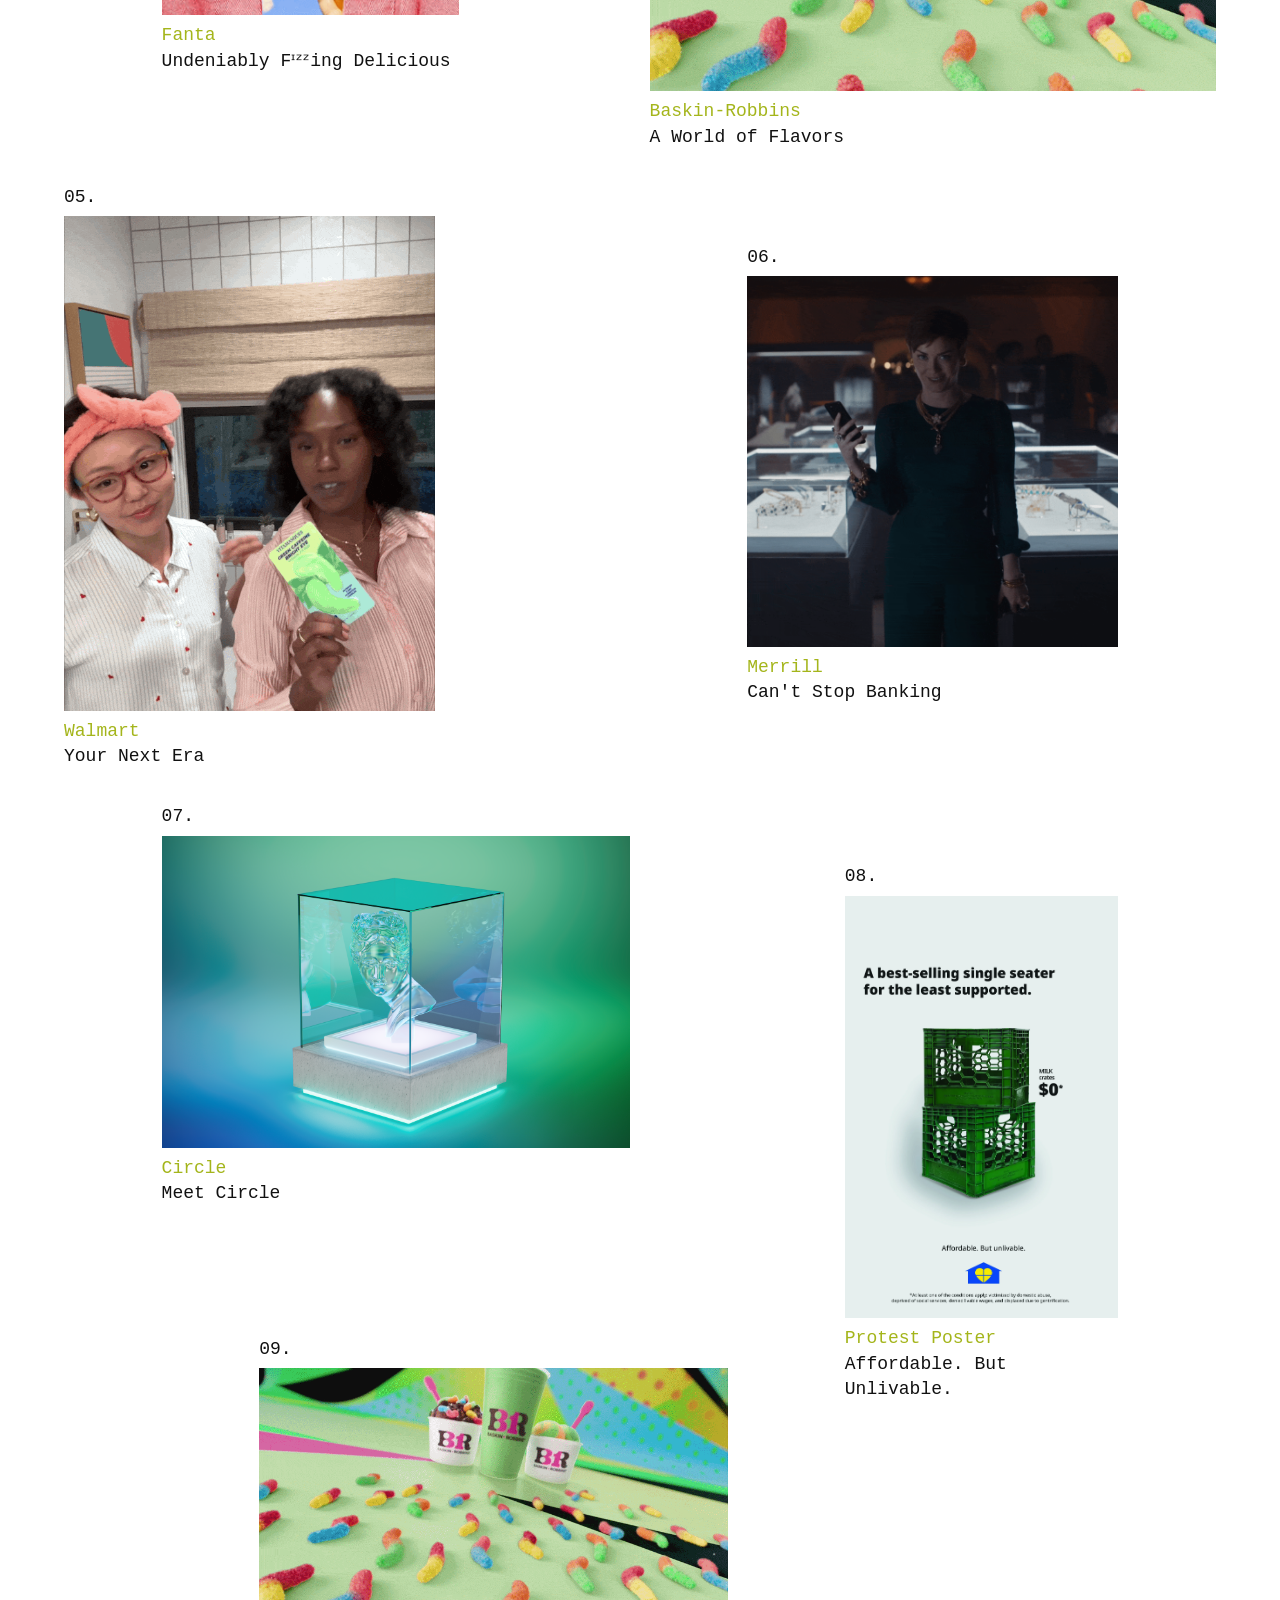
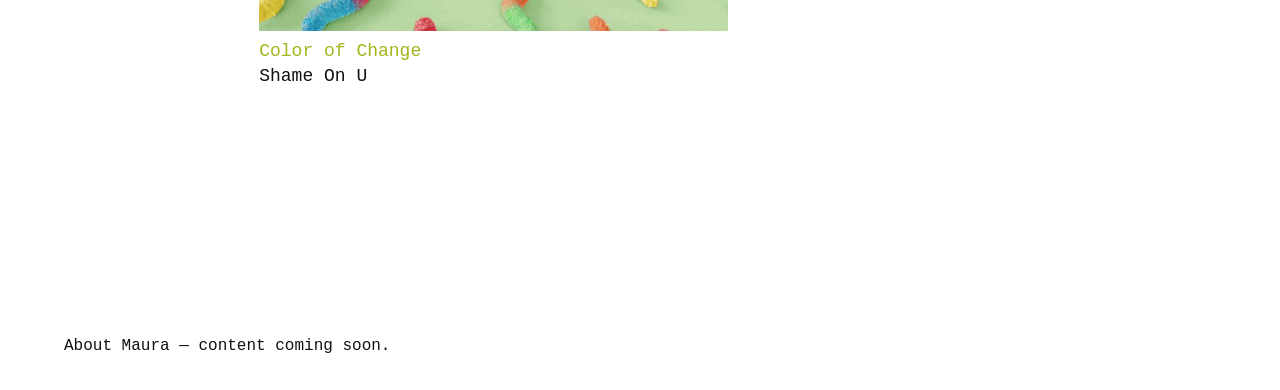
<file: index-5.html>
<!doctype html>

<html>
  <head>
    <meta charset="utf-8" />
    <meta http-equiv="X-UA-Compatible" content="IE=edge" />
    <title></title>
    <meta name="description" content="" />
    <meta name="viewport" content="width=device-width, initial-scale=1" />
    <link rel="stylesheet" href="css/styles.css" />
    <style>
      @font-face {
        font-family: "WeBenang";
        src: url("./WeBenangSans-Regular.otf") format("opentype");
        font-weight: 400;
        font-style: normal;
      }

      @font-face {
        font-family: "WeBenangScript";
        src: url("./WeBenangScript-Regular.otf") format("opentype");
        font-weight: 400;
        font-style: normal;
      }

      body {
        margin: 0;
      }

      #demo {
        font-family: "WeBenang", sans-serif;
        font-size: 52.837px;
        font-style: normal;
        font-weight: 400;
        line-height: 123%;
        width: 1252px;

        position: absolute;
        left: 50%;
        transform: translateX(-50%);
      }

      .letter {
        display: inline-block;
        font-family: "WeBenang", sans-serif;
      }

      .letter.active {
        font-family: "WeBenangScript", cursive;
      }

      .space {
        display: inline-block;
        width: 0.28em;
      }

      .cursor {
        display: inline-block;
        margin-left: 2px;

        /* CHANGE THIS to whatever constant color you want */
        color: #0058dd;

        animation: blink 0.8s steps(1) infinite;
      }

      @keyframes blink {
        0%,
        50% {
          opacity: 1;
        }

        51%,
        100% {
          opacity: 0;
        }
      }

      @keyframes blink {
        0%,
        50% {
          opacity: 1;
        }

        51%,
        100% {
          opacity: 0;
        }
      }

      @keyframes cursorColors {
        0% {
          color: #e8ed1a;
        }

        16% {
          color: #f43f25;
        }

        32% {
          color: #c7dd38;
        }

        48% {
          color: #0058dd;
        }

        64% {
          color: #32b7ff;
        }

        80% {
          color: #ff87f4;
        }

        100% {
          /* color: #E8ED1A; */
        }
      }
    </style>
  </head>
  <body data-page="home">
    <header class="site-header">
      <a href="index.html">home</a><a href="#about">about</a>
    </header>
    <main>
      <section class="intro">
        <h1 class="interactive-text">
          maura is a senior copywriter who writes big, magnetic, magical ideas
          for <span class="accent">✳</span>social<span class="accent">✳</span>
          and beyond. a <span class="accent">✎</span>journalist and <u>dancer</u
          ><span class="accent">❀</span> in a past life, a dolphin in her next
          one <span class="accent">✺</span>
        </h1>
      </section>
      <section
        id="projects"
        class="project-grid"
        aria-label="Selected work"
      ></section>
      <section id="about" class="about">
        <p>About Maura — content coming soon.</p>
      </section>
    </main>
    <script src="js/data.js"></script>
    <script src="js/site.js"></script>
  </body>
</html>
</file>
<file: css/styles.css>
/* MAURA PORTFOLIO â€” CLEAN STYLESHEET */

/* 01. GLOBAL + THREE-SIZE TYPOGRAPHY */
:root {
  /* --font-main: "HalTimezoneMonoVariable", monospace; */
  --font-main: "HalTimezoneMonoVariable", monospace;
  /* --font-body: "Inter Tight", sans-serif; */
  --font-body: "GFS Didot", serif;
  --type-large: clamp(40px, 4.5vw, 80px);
  --type-medium: 18px;
  --type-small: 16px;
  /* --type-small: 13.5px; */
  --line-height-main: 1.4;
  --link-color: #a4b51b;
  --link-hover: #ff87f4;
  --page-gutter: clamp(22px, 5vw, 72px);
  --gallery-height: 400px;
}
* {
  box-sizing: border-box;
  /* cursor: text !important; */
}
html {
  scroll-behavior: smooth;
}
body {
  margin: 0;
  background: #fff;
  color: #111;
  font-family: var(--font-main);
  font-size: var(--type-small);
  line-height: var(--line-height-main);
}
button,
input,
textarea,
select {
  font: inherit;
}
img {
  display: block;
  width: 100%;
  height: auto;
}

/* BODY COPY — INTER TIGHT */
.project-intro,
.work-copy p,
.media-caption p,
.project-credits p,
.project-link-list a {
  font-family: var(--font-body);
  font-weight: 400;
}

.project-credits .interactive-text {
  font-family: var(--font-body);
}

/* Credits heading */
.project-credits h2,
.project-credits h3 {
  font-family: var(--font-main);
}

/* Credits list only */
.project-credits p,
.project-credits p .letter {
  font-family: var(--font-body);
  font-weight: 400;
}

/* Links: one consistent dotted style */
a:not(.project-card),
a:not(.project-card):visited {
  color: var(--link-color);
  text-decoration: underline dotted currentColor;
  text-decoration-thickness: 1px;
  text-underline-offset: 4px;
}
a:not(.project-card):hover {
  color: var(--link-hover);
}
a .interactive-letter,
a .interactive-word {
  color: inherit;
}

/* Large: homepage introduction and project title */
.intro h1,
#maura-interactive {
  font-size: var(--type-large);
  font-weight: 300;
  line-height: 1.1;
}
/* Medium: all headings and navigational labels */
.site-header,
.site-header a,
.project-number,
.card-caption,
.card-caption .brand,
.work-copy h2,
.project-links h2,
.project-credits h2,
.project-navigation,
.project-navigation a {
  font-size: var(--type-medium);
  line-height: var(--line-height-main);
  font-weight: 300;
}
/* Small: paragraphs, credit rows, press links and captions */
.project-intro,
.project-hero p,
.work-copy,
.work-copy p,
.project-link-list,
.project-link-list a,
.project-credits p,
.project-credits p span,
.media-caption,
.media-caption p,
.media-caption a,
.about {
  font-size: var(--type-small);
  line-height: var(--line-height-main);
}
/* Homepage typewriter hyperlinks */
#demo {
  line-height: 1.15 !important;
}
#demo .typewriter-link,
#demo .typewriter-link:visited {
  color: #a4b51b;
  text-decoration: none;
  border-bottom: 2px dotted #a4b51b;
}
#demo .typewriter-link .letter {
  color: inherit !important;
}
#demo .typewriter-link:hover {
  color: #ff87f4;
  border-bottom-color: #a4b51b;
}

/* Linked typewriter words turn pink on hover */
#demo .typewriter-link:hover,
#demo .typewriter-link:hover .letter {
  color: #ff87f4 !important;
}

/* 02. HEADER + HOMEPAGE INTRO */
.site-header {
  display: flex;
  justify-content: space-between;
  align-items: center;
  padding: 24px var(--page-gutter);
}
.intro {
  padding: 40px var(--page-gutter) 100px;
}
.intro h1 {
  max-width: 1200px;
  margin: 0;
}
.accent {
  color: #bbcc30;
}
/* Typewriter animations remain in typewriter.css. */

/* HOMEPAGE GRID */

.project-grid {
  display: grid;
  grid-template-columns: 1fr;
  /* gap: 55px; */
  gap: 35px;
  align-items: start;
  padding: 80px var(--page-gutter) 150px;
}

/* DESKTOP — 12 COLUMNS */

@media (min-width: 601px) {
  .project-grid {
    grid-template-columns: repeat(12, minmax(0, 1fr));
    column-gap: clamp(8px, 1.5vw, 24px);
    /* row-gap: clamp(40px, 6vw, 100px); */
  }
}

.project-card,
.project-card.large {
  /* grid-column: auto; */
  display: block;
  width: 100%;
  min-width: 0;
  margin: 0;
  transform: none;
  color: inherit;
  text-decoration: none;
}
.project-card:visited,
.project-card:hover {
  color: inherit;
  text-decoration: none;
}
.project-card figure {
  margin: 0;
}
.project-card .cover {
  display: block;
  width: auto;
  height: auto;
  max-width: 100%;
  /* max-height: 33vh; */
  /* max-height: clamp(300px, 45vh, 550px); */
  max-height: clamp(350px, 55vh, 650px);
  max-height: clamp(400px, 60vh, 750px);
  object-fit: cover;
  aspect-ratio: auto;
  cursor: crosshair;
}
/* Preserve individual cover widths and homepage arrangement. */

/* INDIVIDUAL PROJECT IMAGE SIZES — DESKTOP */

/* INDIVIDUAL PROJECT IMAGE SIZES */

@media (min-width: 601px) {
  .project-card:nth-child(1) {
    grid-column: 1 / span 5;
  }

  .project-card:nth-child(2) {
    grid-column: 8 / span 4;
    /* margin-top: -150px; */
  }

  .project-card:nth-child(3) {
    grid-column: 2 / span 4;
    margin-top: -50px;
  }

  /* Fanta only */
  .project-card:nth-child(3) .cover {
    width: 80%;
    height: auto;
    aspect-ratio: 4 / 5;
    max-height: none;
    object-fit: cover;
  }

  .project-card:nth-child(4) {
    grid-column: 7 / span 6;
    margin-top: 80px;
  }

  .project-card:nth-child(5) {
    grid-column: 1 / span 4;
  }

  .project-card:nth-child(6) {
    grid-column: 8 / span 4;
    margin-top: 60px;
  }

  .project-card:nth-child(7) {
    grid-column: 2 / span 5;
  }

  .project-card:nth-child(8) {
    grid-column: 9 / span 3;
    margin-top: 60px;
  }

  .project-card:nth-child(9) {
    grid-column: 3 / span 5;
    margin-top: -100px;
  }
}

.project-number {
  margin-bottom: 6px;
}
.card-caption {
  margin-top: 8px;
}

.card-caption .brand {
  color: #a4b51b;
  transition: color 0.2s ease;
}

.project-card:hover .card-caption .brand {
  color: #ff87f4;
}

.placeholder {
  display: grid;
  place-items: center;
  background: linear-gradient(140deg, #d9e3d0, #efb6cb 55%, #9c94c4);
  color: #39333a;
  text-align: center;
  padding: 20px;
}
.about {
  padding: 80px var(--page-gutter);
}
/* 04. PROJECT PAGE HEADER + HERO */
.project-detail {
  padding: 18px var(--page-gutter) 80px;
}

.project-brand {
  font-size: 18px;
  line-height: 1.2;
  text-transform: uppercase;
  margin: 0 0 4px;
  color: #a4b51b;
  /* text-decoration: underline dotted #a4b51b; */
  transition: color 0.2s ease;
}

.project-heading {
  font-family: "HalTimezoneMonoVariable", monospace;
  font-size: clamp(28px, 3vw, 48px);
  font-weight: 300;
  /* font-style: italic; */
  line-height: 1.1;
  max-width: 1100px;
  margin: 0;
  overflow-wrap: break-word;
}

.project-heading-group {
  margin-bottom: 36px;
}

.project-hero {
  display: grid;
  grid-template-columns: minmax(250px, 30%) minmax(0, 1fr);
  gap: 40px;
  align-items: start;
  margin: 0 0 40px;
}

.project-hero p {
  max-width: 380px;
  margin: 0;
}

.project-intro {
  white-space: pre-line;
}

/* 12-COLUMN PROJECT HERO GRID */

.project-hero-grid {
  display: grid;
  grid-template-columns: repeat(12, minmax(0, 1fr));
  column-gap: 24px;
  row-gap: 32px;
  align-items: start;
  /* margin: 0 0 40px; */
  margin: 0 0 60px;
}

/* Walmart: staggered text around portrait video */
@media (min-width: 801px) {
  .walmart-hero-grid {
    grid-template-rows: repeat(3, minmax(0, 1fr));
    align-items: start;
    row-gap: 0;
  }

  /* Portrait video spans the entire grid height */
  .walmart-hero-grid .portrait-hero {
    grid-row: 1 / 4;
    align-self: stretch;
  }

  .walmart-hero-grid .portrait-hero video {
    display: block;
    width: 100%;
    height: auto;
    aspect-ratio: 9 / 16;
    object-fit: contain;
  }

  /* Middle paragraph */
  .walmart-hero-grid .hero-block:nth-child(2) {
    align-self: center;
  }

  /* Bottom paragraph */
  .walmart-hero-grid .hero-block:nth-child(4) {
    align-self: end;
  }
}

.hero-block {
  grid-column: var(--col) / span var(--span);
  grid-row: var(--row);
  min-width: 0;
}

.hero-block .project-intro {
  margin: 0;
  max-width: none;
  white-space: pre-line;
}

.hero-block img.media-item,
.hero-block video.media-item {
  width: 100%;
  height: auto;
  max-width: 100%;
  aspect-ratio: auto;
  object-fit: contain;
}

/* Hero videos maintain their natural proportions */
.hero-block video.media-item {
  display: block;
  width: 100%;
  height: auto;
}

/* Hero: one-third viewport height; width follows natural proportions */
.hero-media {
  width: 100%;
  max-width: 900px;
  min-width: 0;
}
.hero-media img.media-item,
.hero-media video.media-item {
  width: auto;
  height: auto;
  max-width: 100%;
  max-height: min(33vh, 450px);
  aspect-ratio: auto;
  object-fit: cover;
}

/* Desktop vertical positioning */
@media (min-width: 801px) {
  .hero-block {
    transform: translateY(var(--offset-y, 0px));
  }
}

/* Portrait hero video */
.hero-block.portrait-hero video.media-item {
  display: block;
  width: 100%;
  height: auto;
  max-height: 65vh;
  aspect-ratio: 9 / 16;
  object-fit: contain;
}

/* 05. HORIZONTAL GALLERIES */
.work-section {
  margin-bottom: 54px;
}
.work-scroll {
  display: flex;
  align-items: flex-start;
  gap: 24px;
  overflow-x: auto;
  overflow-y: hidden;
  overscroll-behavior-inline: contain;
  -webkit-overflow-scrolling: touch;
  scrollbar-width: none;
  padding-bottom: 8px;
}
.work-scroll::-webkit-scrollbar {
  display: none;
}

.work-copy {
  flex: 0 0 calc((100% - 11 * 24px) / 12 * 3 + 2 * 24px);
  padding-right: 14px;
}

.work-copy h2 {
  margin: 0 0 12px;
  color: #a4b51b;
}
.work-copy p {
  margin: 0;
}
/* 06. MEDIA + OPTIONAL CAPTIONS */
.media-item {
  display: block;
  flex: 0 0 auto;
  width: clamp(220px, 32vw, 540px);
  aspect-ratio: 16 / 9;
  object-fit: cover;
  background: rgb(255, 255, 255);
  /* background: red; */
  border: 0;
}
.media-item.portrait {
  width: clamp(170px, 19vw, 320px);
  aspect-ratio: 9 / 16;
}
.media-item.social {
  width: clamp(170px, 18vw, 280px);
  aspect-ratio: 4 / 5;
}
.media-item.tweet {
  width: clamp(250px, 31vw, 460px);
  aspect-ratio: 2.4;
}
.media-item.wide {
  width: clamp(280px, 40vw, 680px);
}
.media-entry {
  flex: 0 0 auto;
  width: clamp(220px, 32vw, 540px);
  margin: 0;
}
.media-entry:has(.portrait) {
  width: clamp(170px, 19vw, 320px);
}
.media-entry:has(.social) {
  width: clamp(170px, 18vw, 280px);
}
.media-entry:has(.tweet) {
  width: clamp(250px, 31vw, 460px);
}
.media-entry:has(.wide) {
  width: clamp(280px, 40vw, 680px);
}
.media-entry .media-item {
  width: 100%;
}
img.media-item {
  height: auto;
  aspect-ratio: auto;
  object-fit: contain;
}
video.media-item,
iframe.media-item {
  height: auto;
  aspect-ratio: 16 / 9;
  object-fit: contain;
}
video.media-item.portrait,
iframe.media-item.portrait {
  aspect-ratio: 9 / 16;
}
video.media-item.social,
iframe.media-item.social {
  aspect-ratio: 4 / 5;
}
.media-placeholder {
  display: grid;
  place-items: center;
  padding: 16px;
  background: #f0edf0;
  text-align: center;
}
.work-scroll iframe {
  border: 0;
}
.media-caption {
  margin-top: 12px;
}
.media-caption strong {
  font-weight: 600;
}
.media-caption p {
  margin: 4px 0;
}
.media-caption a {
  display: inline-block;
  margin-top: 6px;
}
/* Gallery: consistent height, natural width, no cropping */
.work-scroll img.media-item,
.work-scroll video.media-item {
  width: auto;
  height: var(--gallery-height);
  max-width: none;
  aspect-ratio: auto;
  object-fit: contain;
}
.work-scroll .media-entry {
  width: max-content;
  max-width: none;
}
.work-scroll .media-entry img.media-item,
.work-scroll .media-entry video.media-item {
  width: auto;
  height: var(--gallery-height);
  max-width: none;
}
/* 07. PRESS + CREDITS: GROUPED ON RIGHT */
.project-bottom {
  display: grid;
  grid-template-columns: 350px minmax(0, 390px);
  justify-content: end;
  /* gap: 20px; */
  margin-top: 100px;
  padding-top: 24px;
  border-top: 1.3px dotted #a4b51b;
}
.project-press,
.project-bottom .project-credits {
  text-align: left;
}
.project-press .project-links,
.project-bottom .project-credits {
  margin: 0;
}
.project-links h2,
.project-credits h2 {
  margin: 0 0 18px;
}
.project-link-list {
  display: flex;
  flex-direction: column;
  align-items: flex-start;
  gap: 10px;
}

.project-credits p {
  display: grid;
  grid-template-columns: max-content max-content;
  justify-content: space-between;
  column-gap: 30px;
  align-items: start;
  margin: 0 0 14px;
}

.project-credits p span:first-child {
  text-align: left;
  white-space: nowrap;
}

.project-credits p span:last-child {
  text-align: right;
  white-space: pre-line;
}

/* 08. PREVIOUS / NEXT */
.project-navigation {
  display: flex;
  justify-content: space-between;
  gap: 24px;
  margin-top: 100px;
  padding-top: 24px;
  border-top: 1.3px dotted #a4b51b;
}
/* 09. INTERACTIVE LETTERS */
.interactive-letter {
  display: inline-block;
  position: relative;
  cursor: inherit;
  transition:
    color 0.15s ease,
    transform 0.2s ease;
}

.interactive-letter:hover {
  color: #f43f25;
  transform: translateY(-2px);
}

/* Interactive headings on project pages */
.project-brand .interactive-letter,
.work-copy h2 .interactive-letter,
.project-links h2 .interactive-letter,
.project-credits h2 .interactive-letter {
  cursor: crosshair;
}

/* Keep original heading colors */
.project-brand .interactive-letter,
.work-copy h2 .interactive-letter {
  color: inherit;
}

/* Letter trail interaction */
.interactive-text .letter {
  display: inline;
  transition: color 0.15s ease;
}

/* Keep the original green on Press links */
.project-link-list a.interactive-text {
  color: #a4b51b;
}

/* Preserve clickable links */
.project-link-list a.interactive-text .letter {
  cursor: pointer;
}

.interactive-word {
  display: inline-block;
  white-space: nowrap;
}
.interactive-space {
  white-space: pre-wrap;
}

/* PRESS — simple pink hover */
.project-press .project-link-list a:hover,
.project-press .project-link-list a:hover .letter {
  color: #ff87f4 !important;
}

/* Keep spaces and line wrapping natural */
.project-credits .interactive-text {
  white-space: normal;
}

/* TABLET: MORE SPACE FOR TEXT */
@media (min-width: 601px) and (max-width: 800px) {
  /* @media (min-width: 601px) and (max-width: 1100px) { */
  .project-hero-grid {
    grid-template-columns: repeat(6, minmax(0, 1fr));
    column-gap: 20px;
    row-gap: 32px;
  }

  .hero-block {
    grid-column: auto;
    grid-row: auto;
    min-width: 0;
  }

  .hero-block:has(.project-intro) {
    grid-column: span 3;
  }

  .hero-block:has(img),
  .hero-block:has(video) {
    grid-column: span 3;
  }

  /* new added with rows columns */
  .walmart-hero-grid {
    grid-template-columns: repeat(6, minmax(0, 1fr));
    grid-template-rows: auto;
    row-gap: 24px;
  }

  .walmart-hero-grid .hero-block {
    grid-column: 1 / -1;
    grid-row: auto;
    transform: none;
  }

  .walmart-hero-grid .portrait-hero video {
    width: min(100%, 340px);
    height: auto;
  }
}

/* 10. MOBILE */
@media (max-width: 600px) {
  :root {
    --type-large: clamp(34px, 8vw, 48px);
    --type-medium: 16px;
    --type-small: 14px;
    --page-gutter: 20px;
    --gallery-height: 280px;
  }

  .project-hero-grid {
    grid-template-columns: 1fr;
    row-gap: 24px;
  }

  .hero-block {
    grid-column: 1;
    grid-row: auto;
    order: var(--mobile-order);
  }

  .hero-block .project-intro {
    max-width: 100%;
  }

  /* do i need this below? */
  .project-card {
    grid-column: 1 / -1;
    margin-top: 0;
  }

  .site-header {
    padding: 20px;
  }
  .intro {
    padding: 30px 20px 60px;
  }
  .project-grid {
    grid-template-columns: 1fr;
    gap: 55px;
    padding: 40px 20px 80px;
  }
  .project-card,
  .project-card.large,
  .project-card:nth-child(even) {
    margin-top: 0;
    transform: none;
  }
  .project-card .cover {
    width: 100%;
    height: auto;
    max-width: 100%;
    max-height: none;
    object-fit: contain;
  }

  .project-card .cover-wrapper {
    width: 100%;
    max-width: 100%;
  }

  .about {
    padding: 60px 20px;
  }
  .project-detail {
    padding: 16px 20px 70px;
  }
  .project-heading {
    font-size: clamp(28px, 7vw, 42px);
  }

  .project-heading-group {
    margin-bottom: 28px;
  }
  .project-hero {
    grid-template-columns: 1fr;
    gap: 24px;
    margin-bottom: 42px;
  }

  .hero-block .project-intro {
    max-width: 550px;
  }
  .work-section {
    margin-bottom: 38px;
  }
  .work-scroll {
    gap: 12px;
    margin-right: -20px;
    padding-right: 20px;
  }

  .work-copy {
    flex: 0 0 40vw;
    padding-right: 12px;
  }

  .work-copy p {
    max-width: 100%;
  }

  .work-scroll > .media-item,
  .work-scroll > .media-entry {
    width: 76vw;
  }
  .work-scroll > .media-item.portrait,
  .work-scroll > .media-item.social,
  .work-scroll > .media-entry:has(.portrait),
  .work-scroll > .media-entry:has(.social) {
    width: 58vw;
  }
  .work-scroll > .media-item.tweet,
  .work-scroll > .media-entry:has(.tweet) {
    width: 78vw;
  }
  .project-bottom {
    grid-template-columns: 1fr;
    gap: 40px;
    margin-top: 60px;
  }

  /* new added with rows columns */
  .walmart-hero-grid {
    grid-template-columns: 1fr;
    grid-template-rows: auto;
    row-gap: 24px;
  }

  .walmart-hero-grid .hero-block {
    grid-column: 1;
    grid-row: auto;
    transform: none;
  }

  .walmart-hero-grid .portrait-hero video {
    width: min(100%, 280px);
    height: auto;
  }
}

@media (hover: none) {
  .project-card .cover {
    cursor: pointer;
  }
}
@media (prefers-reduced-motion: reduce) {
  html {
    scroll-behavior: auto;
  }
  .interactive-letter {
    transition: none;
  }
  .interactive-letter:hover {
    transform: none;
  }
}

/* Horizontal gallery arrow cursor */
.work-scroll {
  cursor: none;
}

.work-scroll,
.work-scroll * {
  cursor: none !important;
}

.gallery-cursor {
  position: fixed;
  left: 0;
  top: 0;
  width: 44px;
  height: 44px;
  pointer-events: none;
  z-index: 9999;
  opacity: 0;
  transform: translate(-50%, -50%);
  display: grid;
  place-items: center;
  color: #a4b51b;
}

.gallery-cursor.visible {
  opacity: 1;
}

.gallery-cursor svg {
  width: 60px;
  height: 60px;
  stroke: currentColor;
  stroke-width: 1.5;
  fill: none;
}

/* THREE INDEPENDENT HORIZONTAL ROWS */

.staggered-section {
  display: grid;
  grid-template-columns:
    calc((100% - 11 * 24px) / 12 * 3 + 2 * 24px)
    minmax(0, 1fr);
  column-gap: 24px;
  align-items: start;
}

.staggered-section .work-copy {
  flex: none;
  min-width: 0;
  padding-right: 14px;
}

.staggered-gallery {
  min-width: 0;
  overflow: hidden;
}

.staggered-track {
  display: flex;
  flex-direction: column;
  gap: 18px;
  min-width: 0;
}

.staggered-row-scroll {
  display: block;
  width: 100%;
  min-width: 0;
  overflow-x: auto;
  overflow-y: hidden;
  scrollbar-width: none;
  -webkit-overflow-scrolling: touch;
  overscroll-behavior-x: contain;
  padding-bottom: 0;
  cursor: none;
}

.staggered-row-scroll::-webkit-scrollbar {
  display: none;
}

.staggered-row {
  display: flex;
  align-items: center;
  gap: 24px;
  width: max-content;
  min-width: 100%;
}

/* No staggering — every row starts at the same X */
.staggered-row:nth-child(2),
.staggered-row:nth-child(3) {
  padding-left: 0;
}

.staggered-row img.media-item {
  display: block;
  width: auto;
  height: 75px;
  max-width: none;
  object-fit: contain;
}

.staggered-row .media-entry {
  flex: none;
  width: max-content;
  max-width: none;
}

.staggered-row-scroll:active {
  cursor: grabbing;
}

.staggered-row img.media-item {
  user-select: none;
  -webkit-user-select: none;
  -webkit-user-drag: none;
}

/* Twitter uses the same custom arrow cursor as other galleries */
.staggered-row-scroll.work-scroll {
  display: block;
  gap: 0;
  padding-bottom: 0;
}

@media (min-width: 601px) and (max-width: 1100px) {
  .staggered-section {
    grid-template-columns: 30% minmax(0, 1fr);
    column-gap: 20px;
  }

  .staggered-row img.media-item {
    height: 65px;
  }
}

@media (max-width: 600px) {
  .staggered-section {
    grid-template-columns: 1fr;
    row-gap: 18px;
  }

  .staggered-section .work-copy {
    width: 100%;
    padding-right: 0;
  }

  .staggered-gallery {
    margin-right: -20px;
  }

  .staggered-track {
    gap: 12px;
  }

  .staggered-row {
    gap: 14px;
  }

  .staggered-row img.media-item {
    height: 55px;
  }

  .staggered-row-scroll {
    touch-action: auto;
  }
}

/* INTERACTIVE TEXT — SAME ANIMATION AS TYPEWRITER */

.project-credits .interactive-text {
  white-space: normal;
}

.interactive-text .letter {
  display: inline-block;
  position: relative;
  font-family: "HalTimezoneMonoVariable", monospace;
  transition: transform 0.18s ease;
}

.interactive-text .letter.active {
  animation: letterJump 0.45s ease;
}

/* Same bounce as landing page */
@keyframes letterJump {
  0%,
  100% {
    transform: translateY(0);
  }

  40% {
    transform: translateY(-8px);
  }

  70% {
    transform: translateY(2px);
  }
}

@media (prefers-reduced-motion: reduce) {
  .interactive-text .letter.active {
    animation: none;
  }
}

/* Hide gallery arrow only on touch devices */
@media (hover: none), (pointer: coarse) {
  .gallery-cursor {
    display: none !important;
  }

  .work-scroll,
  .work-scroll *,
  .staggered-row-scroll,
  .staggered-row-scroll * {
    cursor: auto !important;
  }
}

/* MOBILE: Equal spacing between horizontal gallery images */
@media (max-width: 600px) {
  .work-scroll {
    display: flex;
    gap: 16px;
    align-items: flex-start;
  }

  /* Remove fixed viewport widths from gallery items */
  .work-scroll > .media-item,
  .work-scroll > .media-entry,
  .work-scroll > .media-item.portrait,
  .work-scroll > .media-item.social,
  .work-scroll > .media-item.tweet,
  .work-scroll > .media-entry:has(.portrait),
  .work-scroll > .media-entry:has(.social),
  .work-scroll > .media-entry:has(.tweet) {
    flex: 0 0 auto;
    width: max-content;
    max-width: none;
  }

  /* All gallery images have the same height */
  /* All mobile gallery images: consistent height */
  .work-scroll > img.media-item,
  .work-scroll > video.media-item,
  .work-scroll > .media-entry img.media-item,
  .work-scroll > .media-entry video.media-item {
    display: block;
    width: auto;
    height: 320px;
    max-width: none;
    max-height: none;
    aspect-ratio: auto;
    object-fit: contain;
  }
}

@media (max-width: 600px) {
  .work-copy {
    flex: 0 0 30%;
    width: 30%;
    min-width: 0;
    padding-right: 8px;
  }

  .work-copy,
  .work-copy * {
    word-break: normal !important;
    overflow-wrap: normal !important;
    hyphens: none !important;
  }
}

/* BASKIN-ROBBINS × IF — MOBILE ONLY */
@media (max-width: 600px) {
  #project-root[data-project="baskin-if"] .work-scroll > .work-copy {
    flex: 0 0 42% !important;
    width: 42% !important;
    min-width: 0;
    padding-right: 12px;
    /* background: #ffffcc !important; */
  }
}

/* MOBILE: Swipe homepage covers */
@media (max-width: 600px) {
  #projects .project-card .cover {
    touch-action: pan-y;
    user-select: none;
    -webkit-user-drag: none;
  }
}

@media (max-width: 600px) {
  .project-card .cover {
    width: 100%;
    height: auto;
    max-height: none;
    aspect-ratio: 4 / 5;
    object-fit: cover;
  }

  /* Fanta: portrait */
  .project-card:nth-child(3) .cover {
    aspect-ratio: 3 / 4;
  }

  /* Baskin-Robbins: landscape */
  .project-card:nth-child(4) .cover {
    aspect-ratio: 16 / 9;
  }
}

/* @media (max-width: 600px) {
    body.is-baskin .work-scroll > .work-copy {
      flex: 0 0 45%;
      width: 45%;
      padding-right: 12px;
    }
  } */

/* PROJECT GALLERY — SUBTLE HOVER PUSH */

/* .work-scroll img.media-item,
  .work-scroll video.media-item,
  .staggered-row img.media-item,
  .staggered-row video.media-item {
    transition: transform 0.35s cubic-bezier(0.22, 1, 0.36, 1);
    will-change: transform;
  }
  
  @media (hover: hover) {
    .work-scroll img.media-item:hover,
    .work-scroll video.media-item:hover,
    .staggered-row img.media-item:hover,
    .staggered-row video.media-item:hover {
      transform: translate(8px, -6px);
    }
  }
  
  @media (prefers-reduced-motion: reduce) {
    .work-scroll img.media-item,
    .work-scroll video.media-item,
    .staggered-row img.media-item,
    .staggered-row video.media-item {
      transition: none;
      transform: none;
    }
  } */
/* changed fieldset */

/* CUSTOM CURSOR SYMBOL TRAIL */

.cursor-sparkles {
  position: fixed;
  inset: 0;
  pointer-events: none;
  overflow: hidden;
  z-index: 9998;
}

.cursor-sparkle {
  position: absolute;
  left: 0;
  top: 0;
  font-family: "HalTimezoneMonoVariable", monospace;
  font-weight: 300;
  line-height: 1;
  white-space: nowrap;
  pointer-events: none;
  user-select: none;
  opacity: 0;
  will-change: transform, opacity;
}

@media (hover: none), (pointer: coarse) {
  .cursor-sparkles {
    display: none;
  }
}

.gallery-cursor {
  position: fixed;
  pointer-events: none !important;
  z-index: 99999;
  transform: translate(-50%, -50%);
}

.gallery-cursor {
  pointer-events: none !important;
  z-index: 99999;
  transition: none !important;
}

.gallery-cursor {
  pointer-events: none !important;
  transition: none !important;
}

@media (hover: hover) and (pointer: fine) {
  html,
  body {
    cursor:
      /* url("../assets/cursor-2-32.png") 0 20, */
      url("../assets/cursor-3.png") 0 20,
      auto;
  }

  /* Hide PNG cursor throughout the galleries */
  .work-scroll,
  .work-scroll *,
  .staggered-row-scroll,
  .staggered-row-scroll * {
    cursor: none !important;
  }

  /* Prevent embedded media from intercepting mouse events */
  .work-scroll iframe {
    pointer-events: none;
  }
}

.gallery-cursor {
  pointer-events: none !important;
  z-index: 99999;
  transition: none !important;
}
</file>
